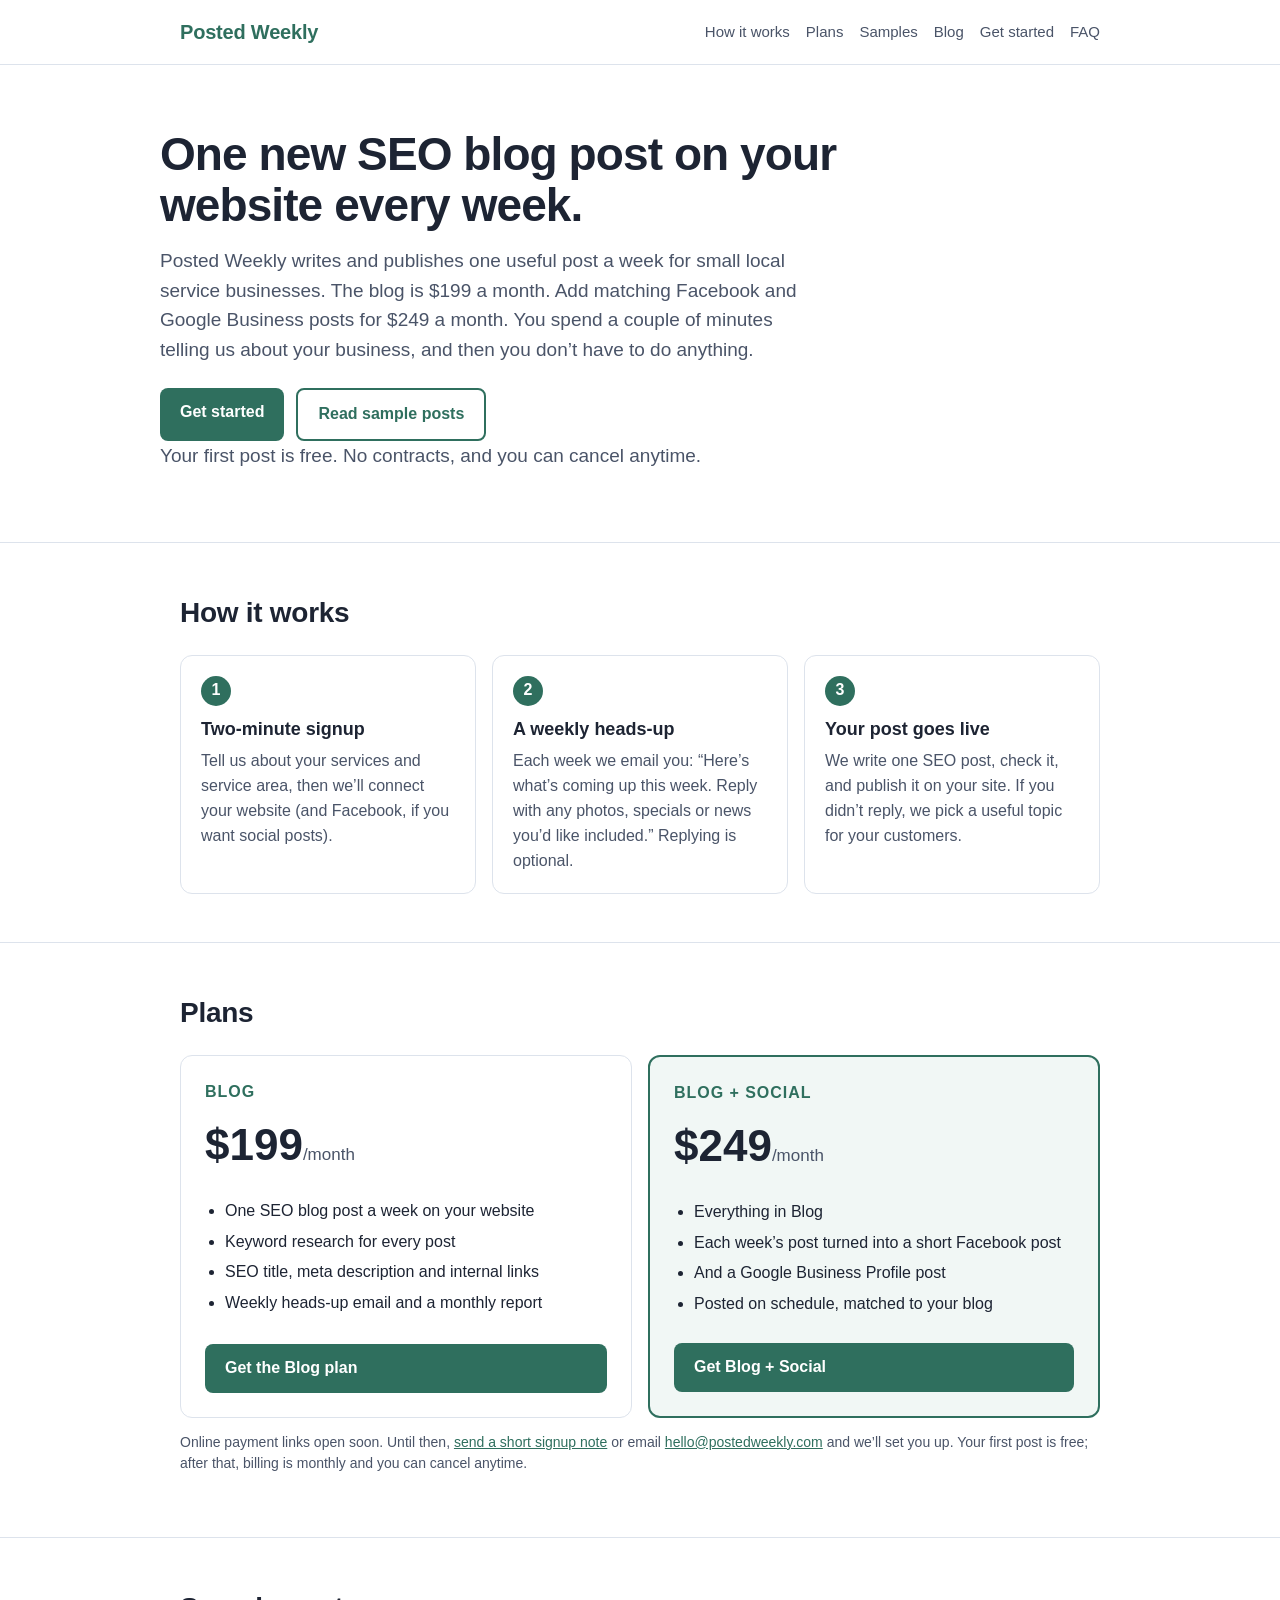
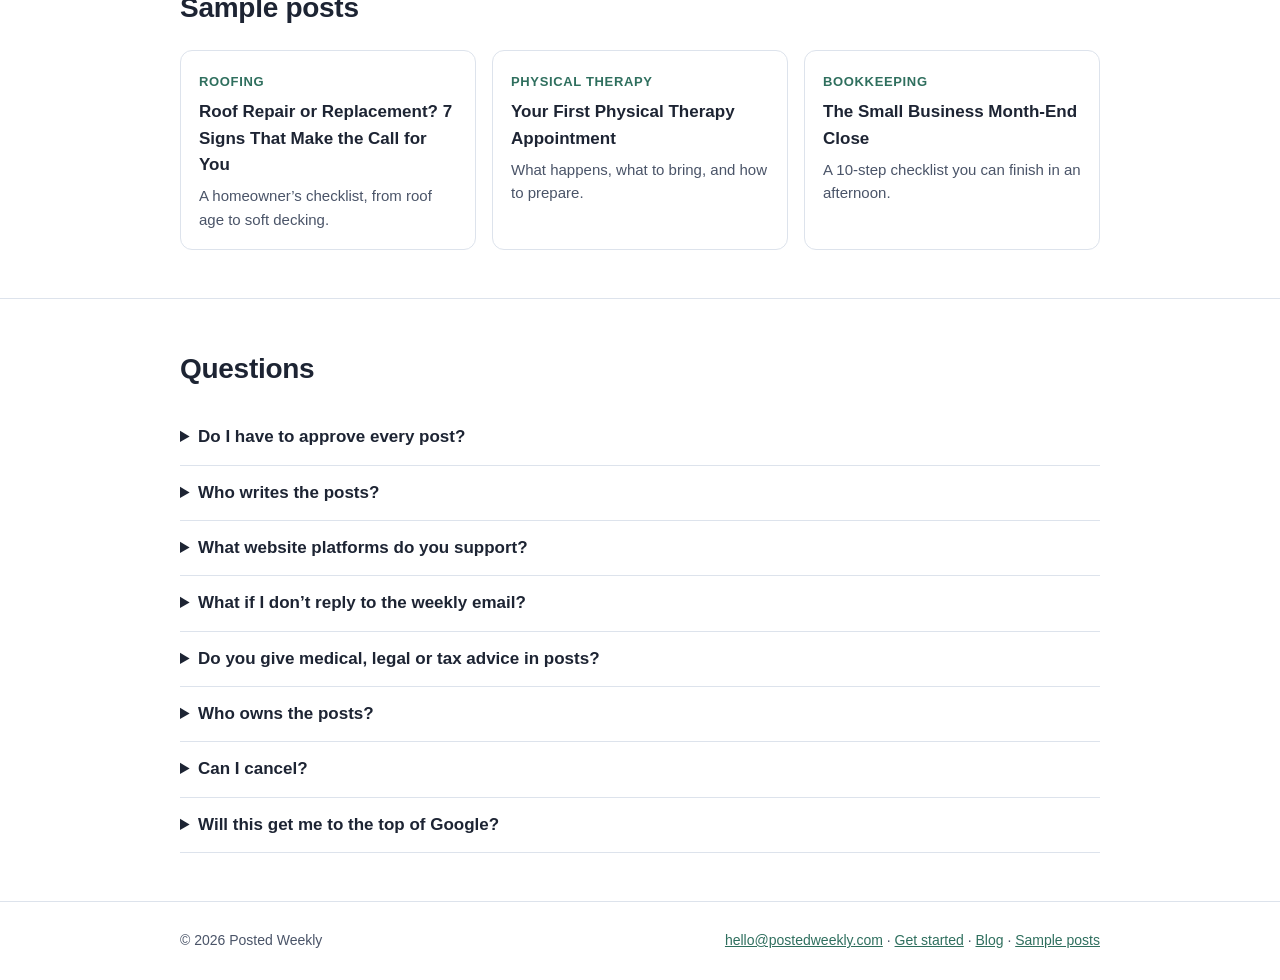
<file: index.html>
<!doctype html>
<html lang="en">
<head>
<meta charset="utf-8">
<meta name="viewport" content="width=device-width, initial-scale=1">
<title>Posted Weekly: one SEO blog post on your website every week</title>
<meta name="description" content="Posted Weekly writes and publishes one SEO blog post on your website every week for $199 a month. Add Facebook and Google Business posts for $249 a month. First post free.">
<link rel="canonical" href="https://postedweekly.com/">
<link rel="icon" href="/favicon.svg" type="image/svg+xml">
<link rel="icon" href="/favicon.png" sizes="32x32" type="image/png">
<link rel="apple-touch-icon" href="/apple-touch-icon.png">
<meta name="theme-color" content="#2f6f5e">
<meta property="og:type" content="website">
<meta property="og:site_name" content="Posted Weekly">
<meta property="og:title" content="Posted Weekly: one SEO blog post on your website every week">
<meta property="og:description" content="Posted Weekly writes and publishes one SEO blog post on your website every week for $199 a month. Add Facebook and Google Business posts for $249 a month. First post free.">
<meta property="og:url" content="https://postedweekly.com/">
<meta property="og:image" content="https://postedweekly.com/og-image.png">
<meta property="og:image:width" content="1200">
<meta property="og:image:height" content="630">
<meta name="twitter:card" content="summary_large_image">
<meta name="twitter:title" content="Posted Weekly: one SEO blog post on your website every week">
<meta name="twitter:description" content="Posted Weekly writes and publishes one SEO blog post on your website every week for $199 a month. Add Facebook and Google Business posts for $249 a month. First post free.">
<meta name="twitter:image" content="https://postedweekly.com/og-image.png">
<link rel="stylesheet" href="/styles.css">
</head>
<body>
<a class="skip" href="#main">Skip to content</a>
<header class="top"><div class="wrap">
  <a class="logo" href="/">Posted Weekly</a>
  <nav aria-label="Primary">
    <a href="/#how">How it works</a>
    <a href="/#plans">Plans</a>
    <a href="/samples.html">Samples</a>
    <a href="/blog/">Blog</a>
    <a href="/start.html">Get started</a>
    <a href="/#faq">FAQ</a>
  </nav>
</div></header>
<main id="main">
<div class="wrap hero">
  <h1>One new SEO blog post on your website every week.</h1>
  <p>Posted Weekly writes and publishes one useful post a week for small local service businesses. The blog is $199 a month. Add matching Facebook and Google Business posts for $249 a month. You spend a couple of minutes telling us about your business, and then you don’t have to do anything.</p>
  <div class="cta">
    <a class="btn" href="/start.html">Get started</a>
    <a class="btn ghost" href="/samples.html">Read sample posts</a>
  </div>
  <p class="note">Your first post is free. No contracts, and you can cancel anytime.</p>
</div>

<section id="how"><div class="wrap">
  <h2>How it works</h2>
  <ol class="steps">
    <li><h3>Two-minute signup</h3><p>Tell us about your services and service area, then we’ll connect your website (and Facebook, if you want social posts).</p></li>
    <li><h3>A weekly heads-up</h3><p>Each week we email you: “Here’s what’s coming up this week. Reply with any photos, specials or news you’d like included.” Replying is optional.</p></li>
    <li><h3>Your post goes live</h3><p>We write one SEO post, check it, and publish it on your site. If you didn’t reply, we pick a useful topic for your customers.</p></li>
  </ol>
</div></section>

<section id="plans"><div class="wrap">
  <h2>Plans</h2>
  <div class="plans">
    <div class="plan">
      <h3>Blog</h3>
      <div class="price">$199<span>/month</span></div>
      <ul>
        <li>One SEO blog post a week on your website</li>
        <li>Keyword research for every post</li>
        <li>SEO title, meta description and internal links</li>
        <li>Weekly heads-up email and a monthly report</li>
      </ul>
      <a class="btn" href="/start.html?plan=blog">Get the Blog plan</a>
    </div>
    <div class="plan best">
      <h3>Blog + Social</h3>
      <div class="price">$249<span>/month</span></div>
      <ul>
        <li>Everything in Blog</li>
        <li>Each week’s post turned into a short Facebook post</li>
        <li>And a Google Business Profile post</li>
        <li>Posted on schedule, matched to your blog</li>
      </ul>
      <a class="btn" href="/start.html?plan=social">Get Blog + Social</a>
    </div>
  </div>
  <p class="small" id="signup">Online payment links open soon. Until then, <a href="/start.html">send a short signup note</a> or email <a href="mailto:hello@postedweekly.com">hello@postedweekly.com</a> and we’ll set you up. Your first post is free; after that, billing is monthly and you can cancel anytime.</p>
</div></section>

<section id="samples"><div class="wrap">
  <h2>Sample posts</h2>
  <div class="samples">
    <a class="card" href="/samples/roofing-repair-or-replace.html"><span class="tag">Roofing</span><h3>Roof Repair or Replacement? 7 Signs That Make the Call for You</h3><p>A homeowner’s checklist, from roof age to soft decking.</p></a>
    <a class="card" href="/samples/first-physical-therapy-visit.html"><span class="tag">Physical therapy</span><h3>Your First Physical Therapy Appointment</h3><p>What happens, what to bring, and how to prepare.</p></a>
    <a class="card" href="/samples/month-end-close-checklist.html"><span class="tag">Bookkeeping</span><h3>The Small Business Month-End Close</h3><p>A 10-step checklist you can finish in an afternoon.</p></a>
  </div>
</div></section>

<section id="faq"><div class="wrap">
  <h2>Questions</h2>
  <details><summary>Do I have to approve every post?</summary><p>No. Every post is quality-checked before it goes live. If you ever want something changed or removed, reply to any of our emails and we’ll take care of it.</p></details>
  <details><summary>Who writes the posts?</summary><p>Posts are written with AI, using what you tell us about your business, and automatically checked for accuracy, specifics and tone before publishing. Anything unusual is flagged to a person.</p></details>
  <details><summary>What website platforms do you support?</summary><p>WordPress sites connect in one click. If your site runs on something else, email us before you sign up and we’ll tell you whether we can publish to it.</p></details>
  <details><summary>What if I don’t reply to the weekly email?</summary><p>That’s fine. We’ll pick a topic your customers are searching for and publish it on schedule.</p></details>
  <details><summary>Do you give medical, legal or tax advice in posts?</summary><p>No. Posts for clinics, law offices and accounting firms stay general and educational, and include a short note that they aren’t professional advice.</p></details>
  <details><summary>Who owns the posts?</summary><p>You do. Everything we publish is yours to keep, even if you cancel.</p></details>
  <details><summary>Can I cancel?</summary><p>Anytime. There are no contracts and no setup fee.</p></details>
  <details><summary>Will this get me to the top of Google?</summary><p>We can’t promise rankings, and nobody honest can. What steady, useful posts do is give search engines more of your pages to show and give visitors a reason to trust you.</p></details>
</div></section>
</main>
<footer><div class="wrap">
  <span>© 2026 Posted Weekly</span>
  <span><a href="mailto:hello@postedweekly.com">hello@postedweekly.com</a> · <a href="/start.html">Get started</a> · <a href="/blog/">Blog</a> · <a href="/samples.html">Sample posts</a></span>
</div></footer>
</body>
</html>
</file>
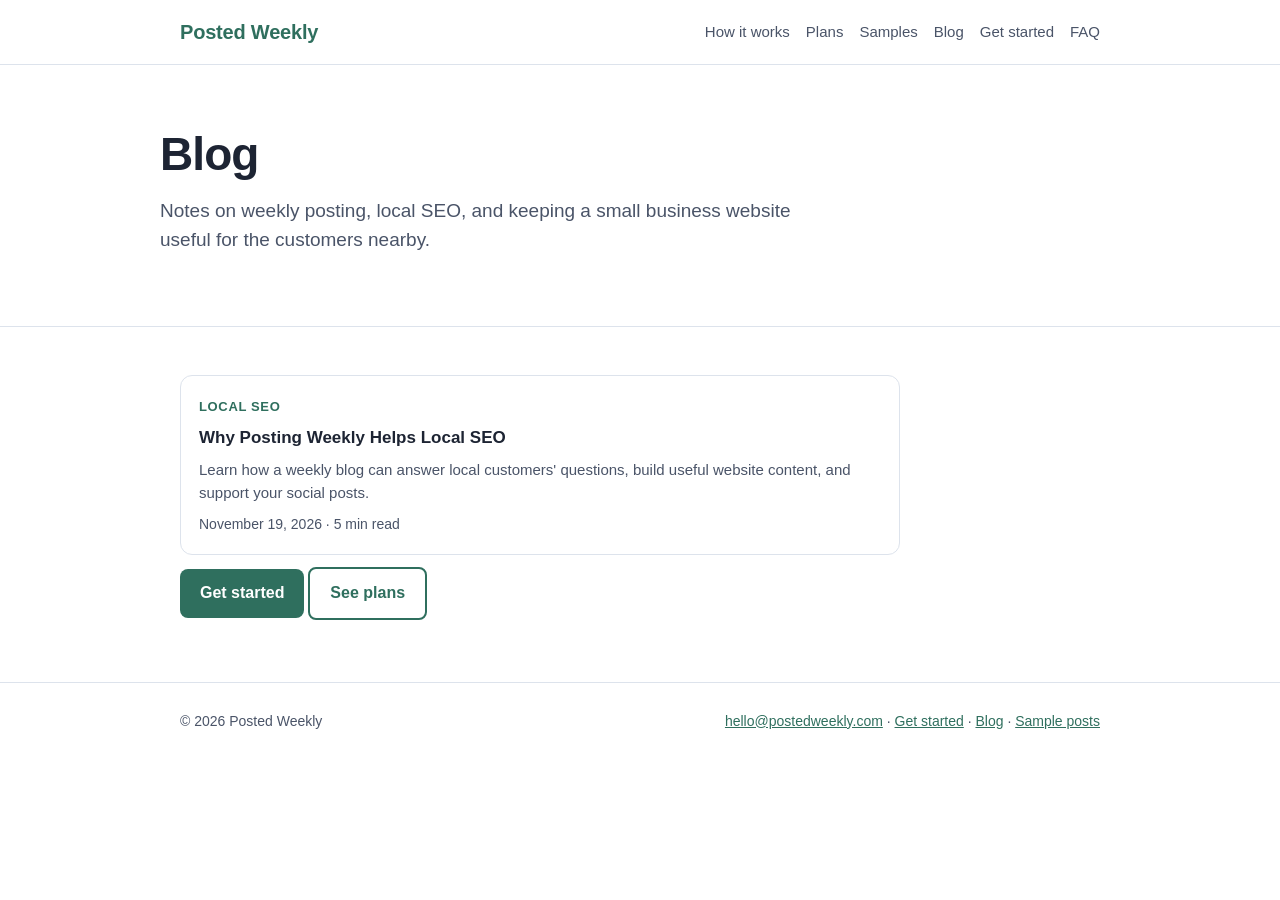
<file: blog/index.html>
<!doctype html>
<html lang="en">
<head>
<meta charset="utf-8">
<meta name="viewport" content="width=device-width, initial-scale=1">
<title>Blog | Posted Weekly</title>
<meta name="description" content="Read Posted Weekly’s notes on weekly blog posts, local SEO, and turning useful website content into Facebook and Google Business posts.">
<link rel="canonical" href="https://postedweekly.com/blog/">
<link rel="icon" href="/favicon.svg" type="image/svg+xml">
<link rel="icon" href="/favicon.png" sizes="32x32" type="image/png">
<link rel="apple-touch-icon" href="/apple-touch-icon.png">
<meta name="theme-color" content="#2f6f5e">
<meta property="og:type" content="website">
<meta property="og:site_name" content="Posted Weekly">
<meta property="og:title" content="Blog | Posted Weekly">
<meta property="og:description" content="Read Posted Weekly’s notes on weekly blog posts, local SEO, and turning useful website content into Facebook and Google Business posts.">
<meta property="og:url" content="https://postedweekly.com/blog/">
<meta property="og:image" content="https://postedweekly.com/og-image.png">
<meta property="og:image:width" content="1200">
<meta property="og:image:height" content="630">
<meta name="twitter:card" content="summary_large_image">
<meta name="twitter:title" content="Blog | Posted Weekly">
<meta name="twitter:description" content="Read Posted Weekly’s notes on weekly blog posts, local SEO, and turning useful website content into Facebook and Google Business posts.">
<meta name="twitter:image" content="https://postedweekly.com/og-image.png">
<link rel="stylesheet" href="/styles.css">
</head>
<body>
<a class="skip" href="#main">Skip to content</a>
<header class="top"><div class="wrap">
  <a class="logo" href="/">Posted Weekly</a>
  <nav aria-label="Primary">
    <a href="/#how">How it works</a>
    <a href="/#plans">Plans</a>
    <a href="/samples.html">Samples</a>
    <a href="/blog/">Blog</a>
    <a href="/start.html">Get started</a>
    <a href="/#faq">FAQ</a>
  </nav>
</div></header>
<main id="main"><div class="wrap hero">
  <h1>Blog</h1>
  <p>Notes on weekly posting, local SEO, and keeping a small business website useful for the customers nearby.</p>
</div>
<section><div class="wrap">
  <div class="blog-list">
    <a class="card" href="/blog/why-posting-weekly-helps-local-seo.html">
      <span class="tag">Local SEO</span>
      <h3>Why Posting Weekly Helps Local SEO</h3>
      <p>Learn how a weekly blog can answer local customers' questions, build useful website content, and support your social posts.</p>
      <p class="meta">November 19, 2026 · 5 min read</p>
    </a>
  </div>
  <p class="note"><a class="btn" href="/start.html">Get started</a> <a class="btn ghost" href="/#plans">See plans</a></p>
</div></section></main>
<footer><div class="wrap">
  <span>© 2026 Posted Weekly</span>
  <span><a href="mailto:hello@postedweekly.com">hello@postedweekly.com</a> · <a href="/start.html">Get started</a> · <a href="/blog/">Blog</a> · <a href="/samples.html">Sample posts</a></span>
</div></footer>
</body>
</html>
</file>
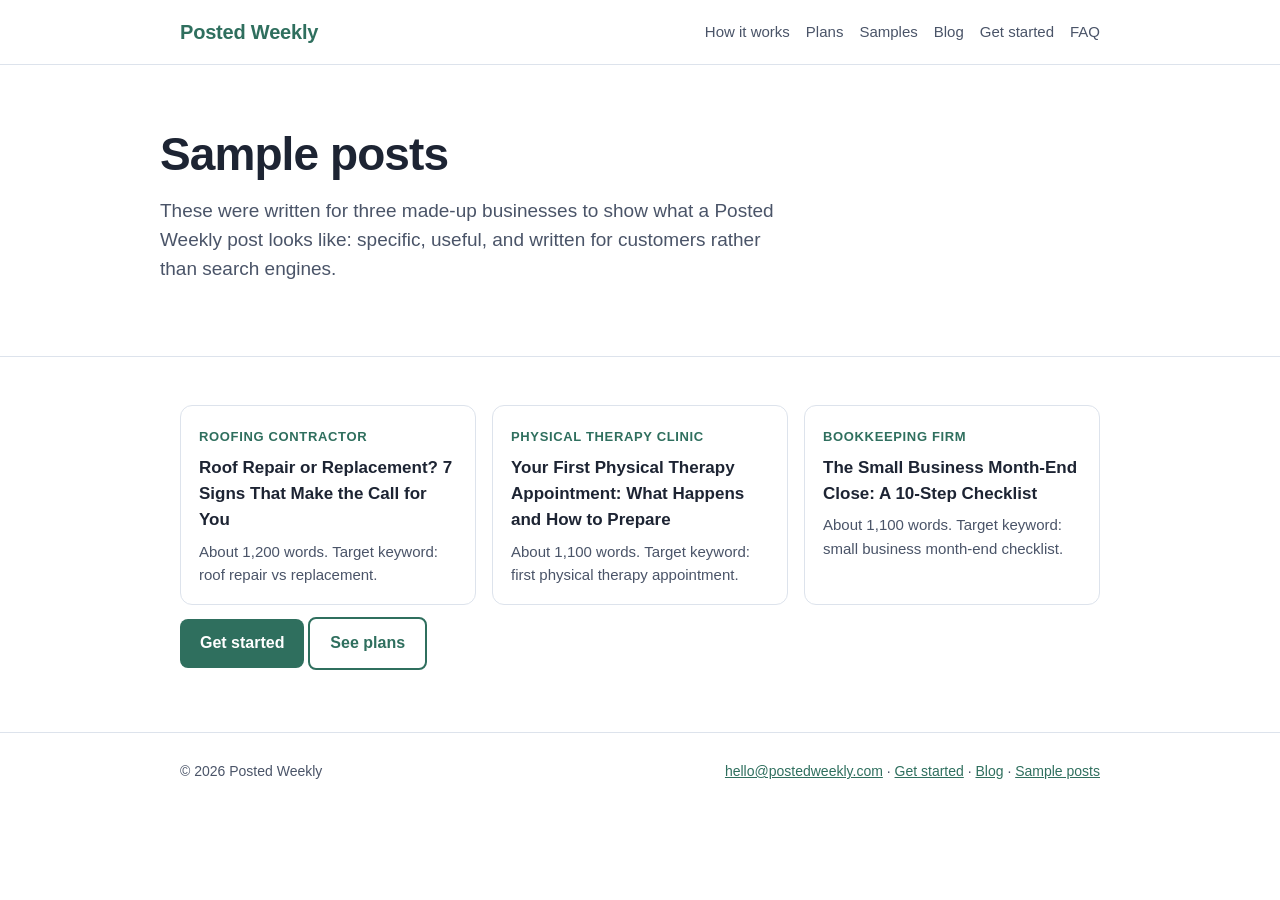
<file: samples.html>
<!doctype html>
<html lang="en">
<head>
<meta charset="utf-8">
<meta name="viewport" content="width=device-width, initial-scale=1">
<title>Sample posts | Posted Weekly</title>
<meta name="description" content="Read three sample blog posts written by Posted Weekly for a roofer, a physical therapy clinic, and a bookkeeping firm.">
<link rel="canonical" href="https://postedweekly.com/samples.html">
<link rel="icon" href="/favicon.svg" type="image/svg+xml">
<link rel="icon" href="/favicon.png" sizes="32x32" type="image/png">
<link rel="apple-touch-icon" href="/apple-touch-icon.png">
<meta name="theme-color" content="#2f6f5e">
<meta property="og:type" content="website">
<meta property="og:site_name" content="Posted Weekly">
<meta property="og:title" content="Sample posts | Posted Weekly">
<meta property="og:description" content="Read three sample blog posts written by Posted Weekly for a roofer, a physical therapy clinic, and a bookkeeping firm.">
<meta property="og:url" content="https://postedweekly.com/samples.html">
<meta property="og:image" content="https://postedweekly.com/og-image.png">
<meta property="og:image:width" content="1200">
<meta property="og:image:height" content="630">
<meta name="twitter:card" content="summary_large_image">
<meta name="twitter:title" content="Sample posts | Posted Weekly">
<meta name="twitter:description" content="Read three sample blog posts written by Posted Weekly for a roofer, a physical therapy clinic, and a bookkeeping firm.">
<meta name="twitter:image" content="https://postedweekly.com/og-image.png">
<link rel="stylesheet" href="/styles.css">
</head>
<body>
<a class="skip" href="#main">Skip to content</a>
<header class="top"><div class="wrap">
  <a class="logo" href="/">Posted Weekly</a>
  <nav aria-label="Primary">
    <a href="/#how">How it works</a>
    <a href="/#plans">Plans</a>
    <a href="/samples.html">Samples</a>
    <a href="/blog/">Blog</a>
    <a href="/start.html">Get started</a>
    <a href="/#faq">FAQ</a>
  </nav>
</div></header>
<main id="main"><div class="wrap hero">
  <h1>Sample posts</h1>
  <p>These were written for three made-up businesses to show what a Posted Weekly post looks like: specific, useful, and written for customers rather than search engines.</p>
</div>
<section><div class="wrap"><div class="samples">
    <a class="card" href="/samples/roofing-repair-or-replace.html"><span class="tag">Roofing contractor</span><h3>Roof Repair or Replacement? 7 Signs That Make the Call for You</h3><p>About 1,200 words. Target keyword: roof repair vs replacement.</p></a>
    <a class="card" href="/samples/first-physical-therapy-visit.html"><span class="tag">Physical therapy clinic</span><h3>Your First Physical Therapy Appointment: What Happens and How to Prepare</h3><p>About 1,100 words. Target keyword: first physical therapy appointment.</p></a>
    <a class="card" href="/samples/month-end-close-checklist.html"><span class="tag">Bookkeeping firm</span><h3>The Small Business Month-End Close: A 10-Step Checklist</h3><p>About 1,100 words. Target keyword: small business month-end checklist.</p></a>
</div>
<p class="note"><a class="btn" href="/start.html">Get started</a> <a class="btn ghost" href="/#plans">See plans</a></p>
</div></section></main>
<footer><div class="wrap">
  <span>© 2026 Posted Weekly</span>
  <span><a href="mailto:hello@postedweekly.com">hello@postedweekly.com</a> · <a href="/start.html">Get started</a> · <a href="/blog/">Blog</a> · <a href="/samples.html">Sample posts</a></span>
</div></footer>
</body>
</html>
</file>
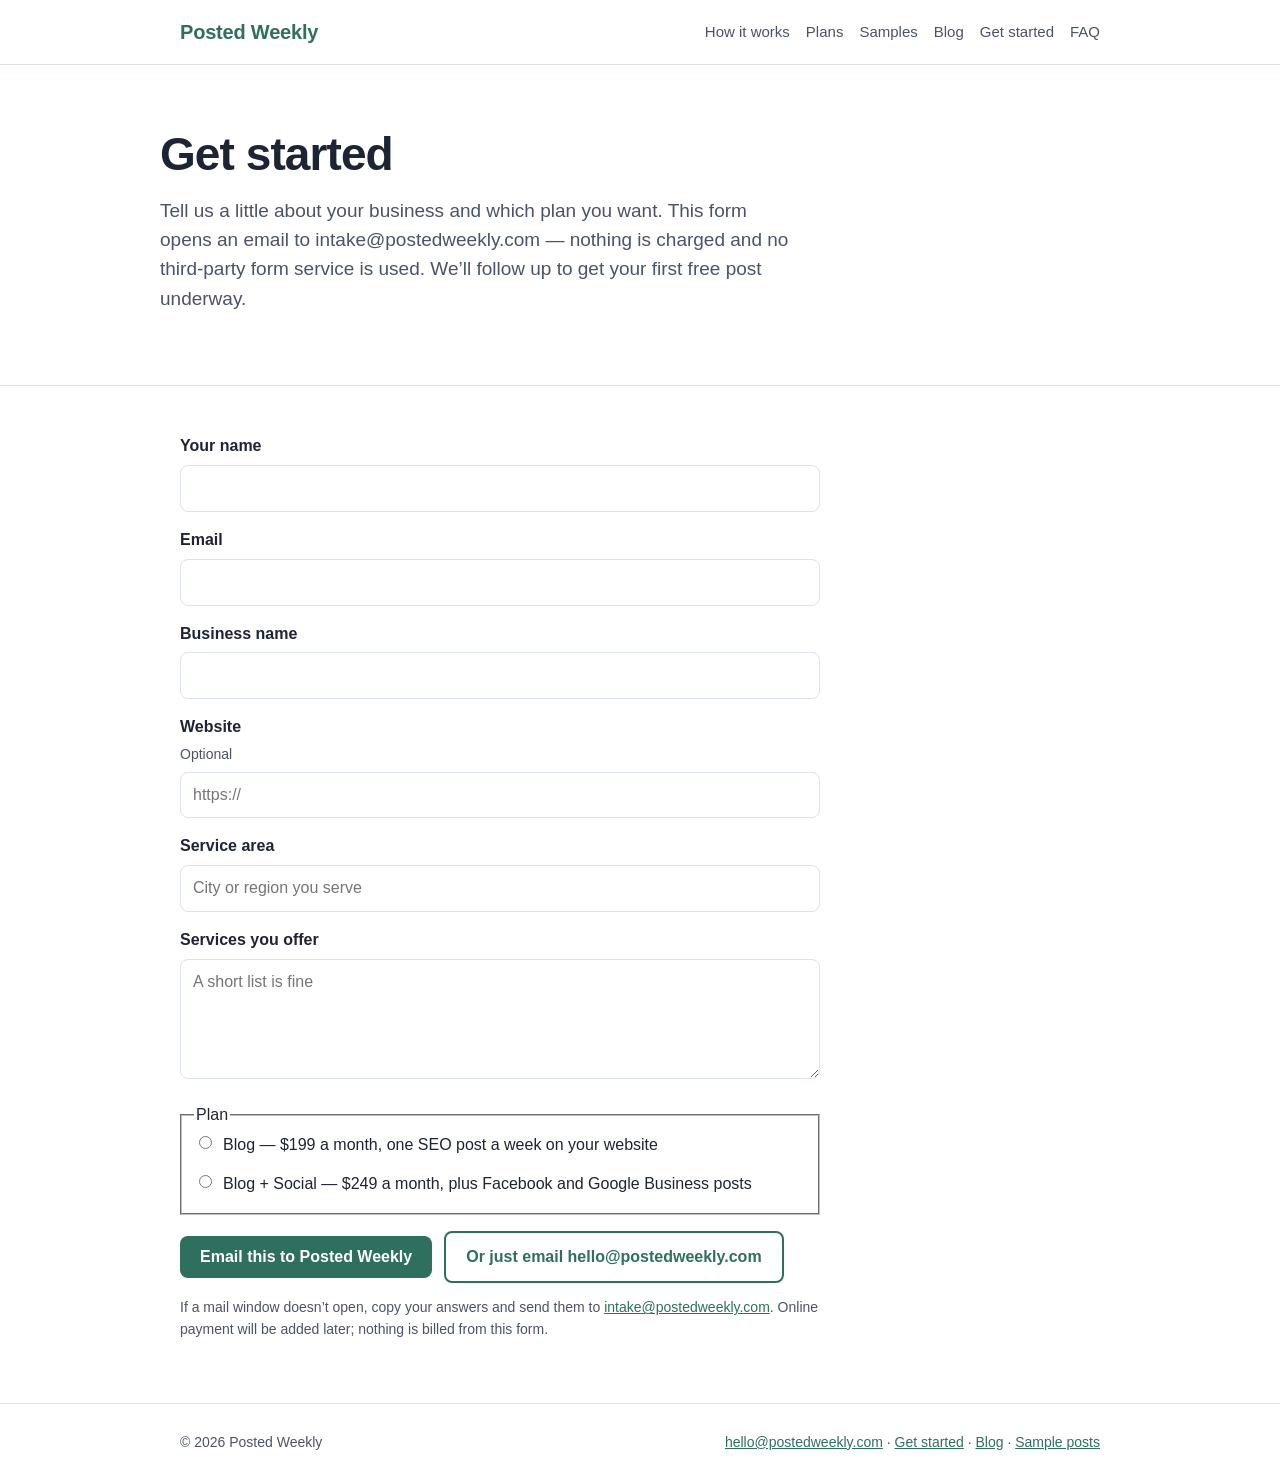
<file: start.html>
<!doctype html>
<html lang="en">
<head>
<meta charset="utf-8">
<meta name="viewport" content="width=device-width, initial-scale=1">
<title>Get started | Posted Weekly</title>
<meta name="description" content="Request Posted Weekly for your business: one SEO blog post a week for $199 a month, or $249 with Facebook and Google Business posts. First post free.">
<link rel="canonical" href="https://postedweekly.com/start.html">
<link rel="icon" href="/favicon.svg" type="image/svg+xml">
<link rel="icon" href="/favicon.png" sizes="32x32" type="image/png">
<link rel="apple-touch-icon" href="/apple-touch-icon.png">
<meta name="theme-color" content="#2f6f5e">
<meta property="og:type" content="website">
<meta property="og:site_name" content="Posted Weekly">
<meta property="og:title" content="Get started | Posted Weekly">
<meta property="og:description" content="Request Posted Weekly for your business: one SEO blog post a week for $199 a month, or $249 with Facebook and Google Business posts. First post free.">
<meta property="og:url" content="https://postedweekly.com/start.html">
<meta property="og:image" content="https://postedweekly.com/og-image.png">
<meta property="og:image:width" content="1200">
<meta property="og:image:height" content="630">
<meta name="twitter:card" content="summary_large_image">
<meta name="twitter:title" content="Get started | Posted Weekly">
<meta name="twitter:description" content="Request Posted Weekly for your business: one SEO blog post a week for $199 a month, or $249 with Facebook and Google Business posts. First post free.">
<meta name="twitter:image" content="https://postedweekly.com/og-image.png">
<link rel="stylesheet" href="/styles.css">
</head>
<body>
<a class="skip" href="#main">Skip to content</a>
<header class="top"><div class="wrap">
  <a class="logo" href="/">Posted Weekly</a>
  <nav aria-label="Primary">
    <a href="/#how">How it works</a>
    <a href="/#plans">Plans</a>
    <a href="/samples.html">Samples</a>
    <a href="/blog/">Blog</a>
    <a href="/start.html">Get started</a>
    <a href="/#faq">FAQ</a>
  </nav>
</div></header>
<main id="main">
<div class="wrap hero">
  <h1>Get started</h1>
  <p>Tell us a little about your business and which plan you want. This form opens an email to intake@postedweekly.com — nothing is charged and no third-party form service is used. We’ll follow up to get your first free post underway.</p>
</div>
<section><div class="wrap">
<form class="form" id="intake" action="mailto:intake@postedweekly.com" method="get" enctype="text/plain">
  <input type="hidden" name="subject" value="Posted Weekly signup">
  <div class="field">
    <label for="name">Your name</label>
    <input id="name" name="name" type="text" autocomplete="name" required>
  </div>
  <div class="field">
    <label for="email">Email</label>
    <input id="email" name="email" type="email" autocomplete="email" required>
  </div>
  <div class="field">
    <label for="business">Business name</label>
    <input id="business" name="business" type="text" autocomplete="organization" required>
  </div>
  <div class="field">
    <label for="website">Website <span class="hint">Optional</span></label>
    <input id="website" name="website" type="url" inputmode="url" placeholder="https://">
  </div>
  <div class="field">
    <label for="area">Service area</label>
    <input id="area" name="area" type="text" placeholder="City or region you serve" required>
  </div>
  <div class="field">
    <label for="services">Services you offer</label>
    <textarea id="services" name="services" required placeholder="A short list is fine"></textarea>
  </div>
  <fieldset class="field">
    <legend>Plan</legend>
    <div class="radios">
      <label><input type="radio" name="plan" value="blog" id="plan-blog"> Blog — $199 a month, one SEO post a week on your website</label>
      <label><input type="radio" name="plan" value="social" id="plan-social"> Blog + Social — $249 a month, plus Facebook and Google Business posts</label>
    </div>
  </fieldset>
  <div class="actions">
    <button class="btn" type="submit">Email this to Posted Weekly</button>
    <a class="btn ghost" href="mailto:hello@postedweekly.com">Or just email hello@postedweekly.com</a>
  </div>
  <p class="status note" id="form-status" role="status"></p>
  <p class="note">If a mail window doesn’t open, copy your answers and send them to <a href="mailto:intake@postedweekly.com">intake@postedweekly.com</a>. Online payment will be added later; nothing is billed from this form.</p>
</form>
</div></section>
</main>
<script>
(function () {
  var form = document.getElementById("intake");
  var status = document.getElementById("form-status");
  var params = new URLSearchParams(window.location.search);
  var plan = params.get("plan");
  if (plan === "social") document.getElementById("plan-social").checked = true;
  else if (plan === "blog") document.getElementById("plan-blog").checked = true;

  function val(id) { return (document.getElementById(id).value || "").trim(); }
  form.addEventListener("submit", function (e) {
    e.preventDefault();
    if (!form.reportValidity()) return;
    var planInput = form.querySelector('input[name="plan"]:checked');
    var planLabel = planInput ? (planInput.value === "social" ? "Blog + Social ($249/mo)" : "Blog ($199/mo)") : "Not chosen yet";
    var subject = "Posted Weekly signup: " + (planInput ? (planInput.value === "social" ? "Blog + Social plan" : "Blog plan") : "new inquiry");
    var body = [
      "Name: " + val("name"),
      "Email: " + val("email"),
      "Business: " + val("business"),
      "Website: " + (val("website") || "(not provided)"),
      "Service area: " + val("area"),
      "Services: " + val("services"),
      "Plan: " + planLabel
    ].join("\r\n");
    var href = "mailto:intake@postedweekly.com?subject=" + encodeURIComponent(subject) + "&body=" + encodeURIComponent(body);
    status.textContent = "Opening your email app with a message to intake@postedweekly.com. If nothing opens, email us those details directly.";
    window.location.href = href;
  });
})();
</script>

<footer><div class="wrap">
  <span>© 2026 Posted Weekly</span>
  <span><a href="mailto:hello@postedweekly.com">hello@postedweekly.com</a> · <a href="/start.html">Get started</a> · <a href="/blog/">Blog</a> · <a href="/samples.html">Sample posts</a></span>
</div></footer>
</body>
</html>
</file>
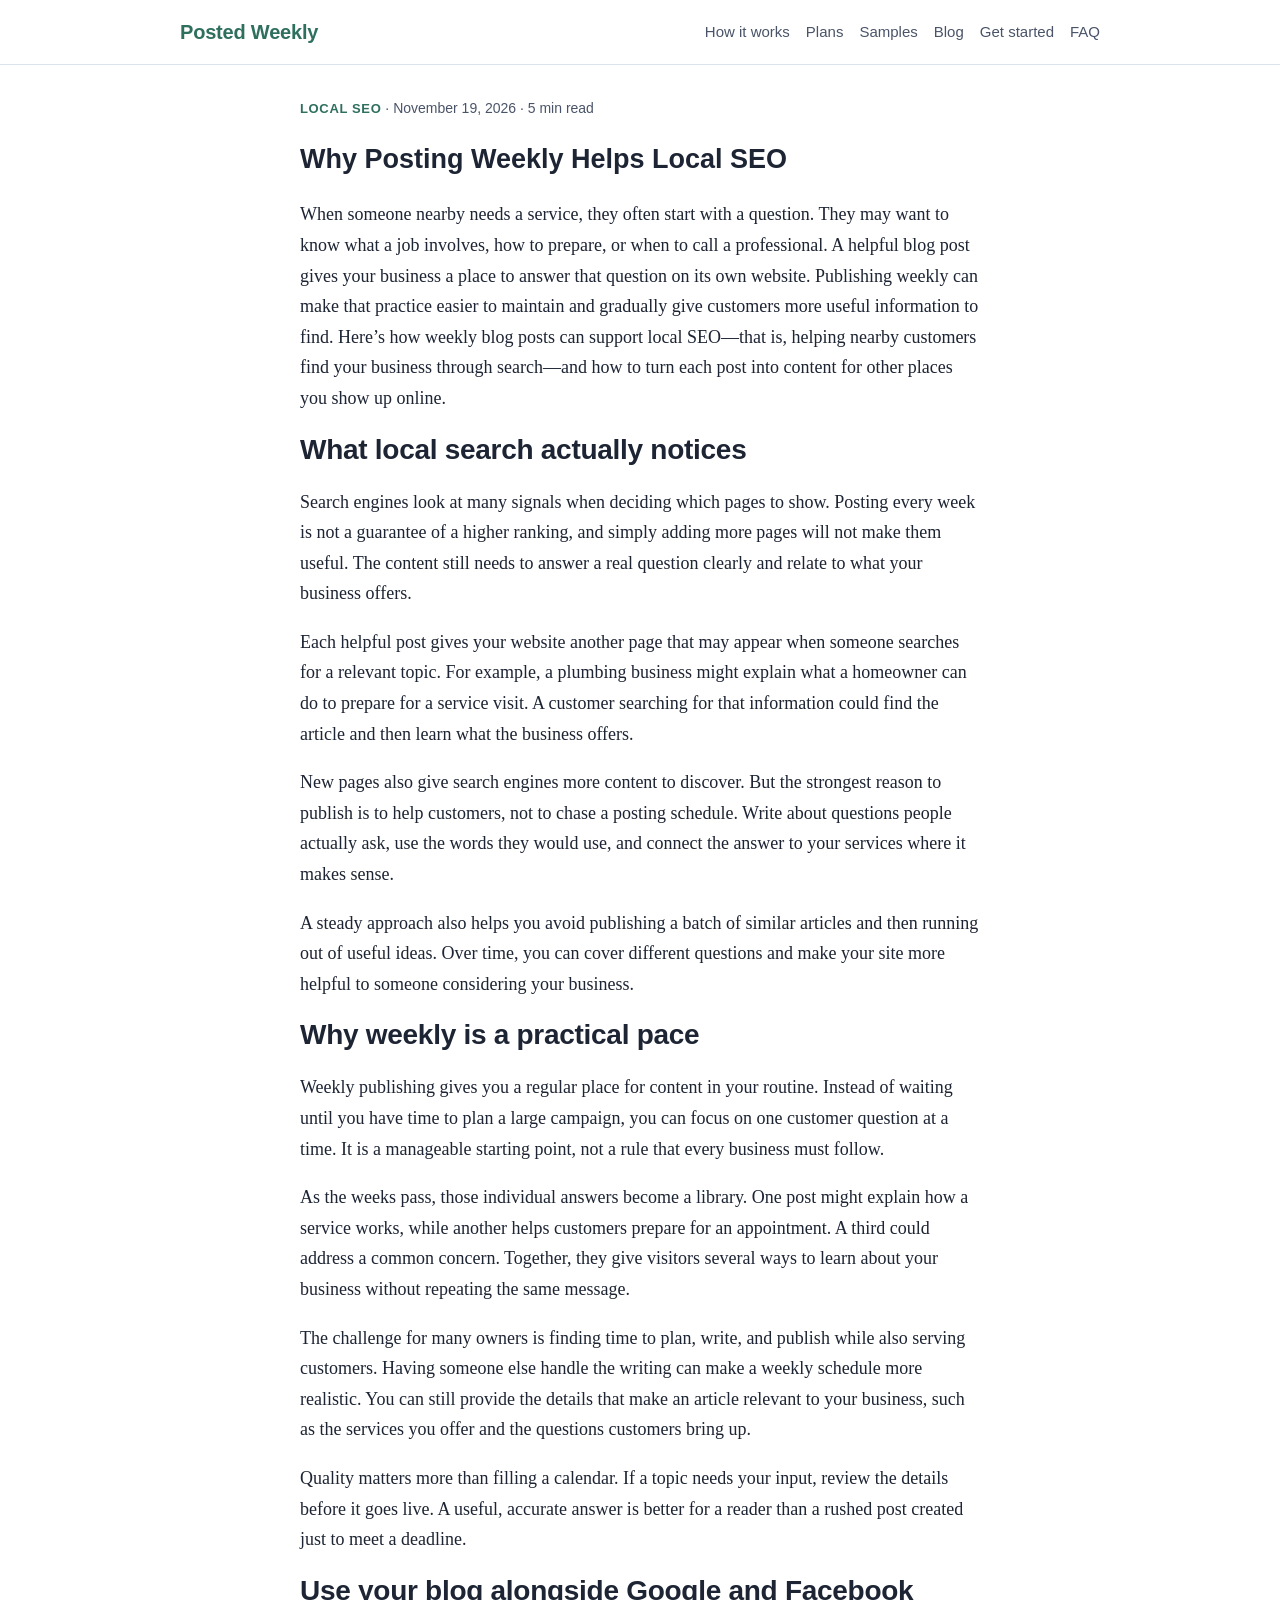
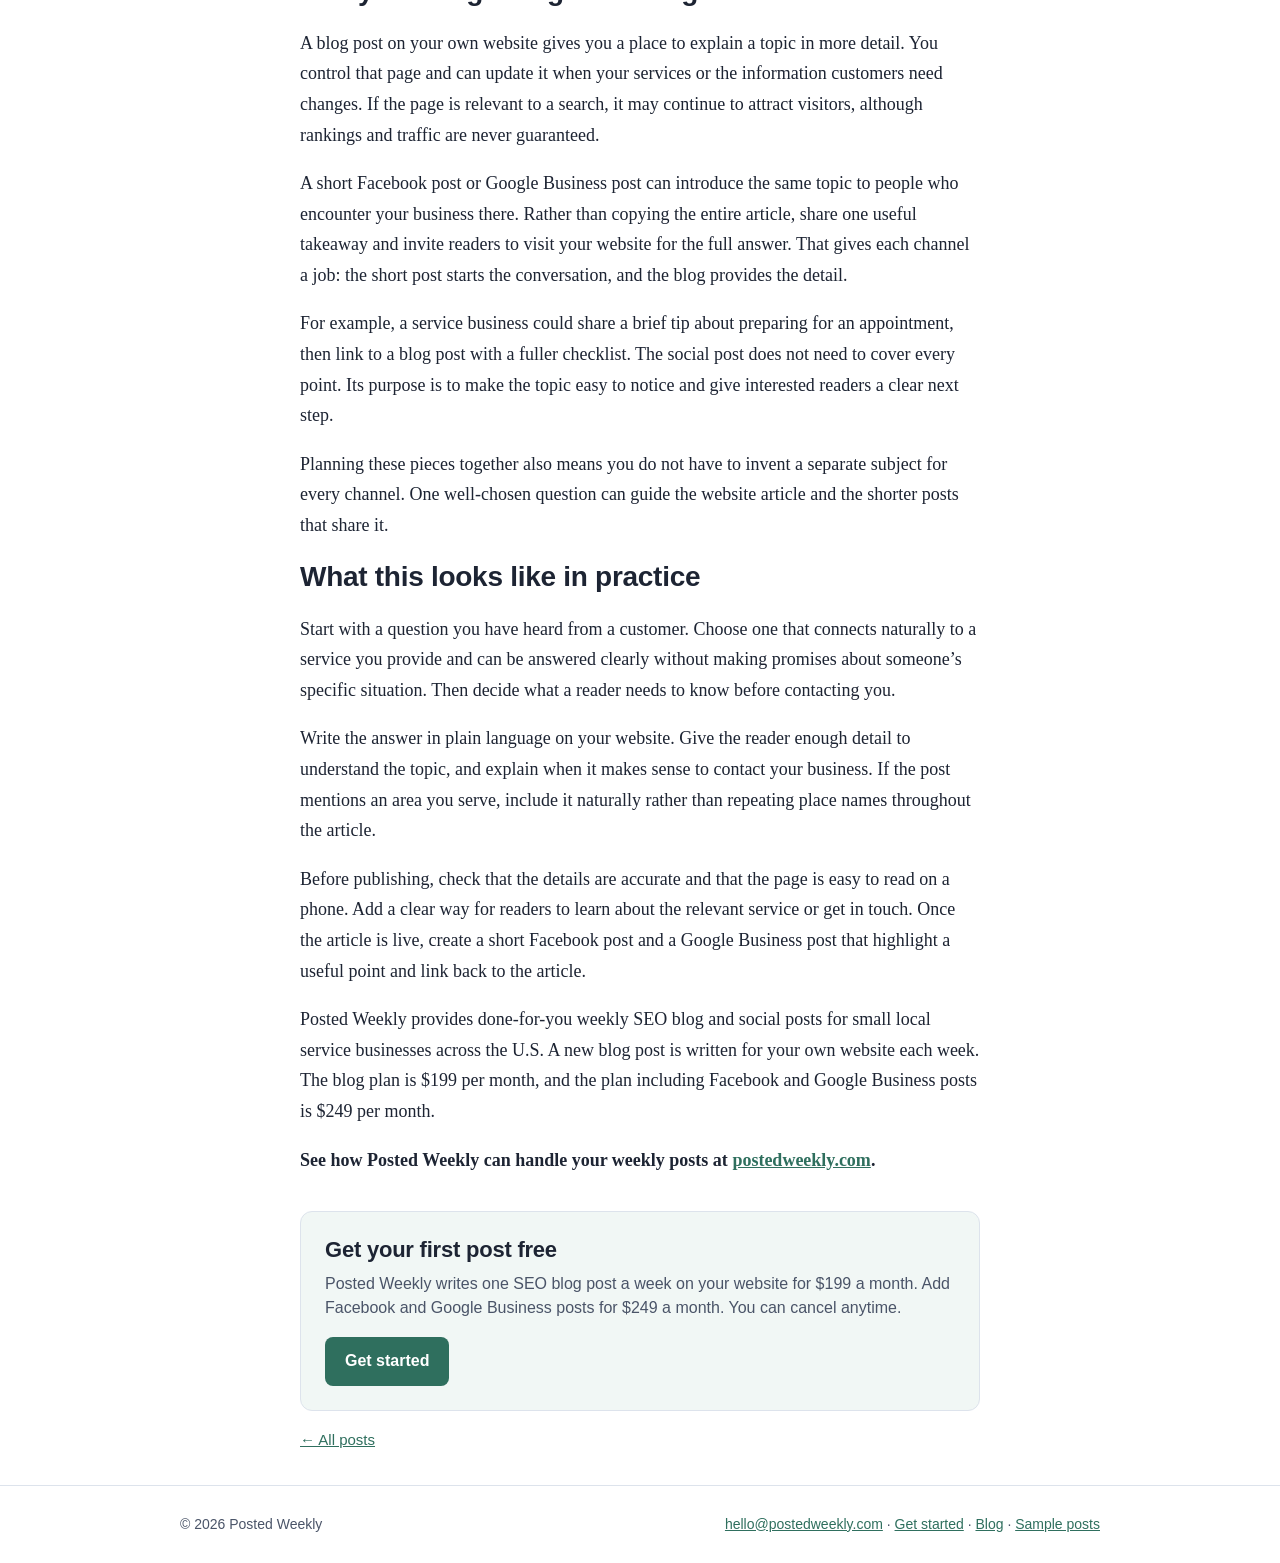
<file: blog/why-posting-weekly-helps-local-seo.html>
<!doctype html>
<html lang="en">
<head>
<meta charset="utf-8">
<meta name="viewport" content="width=device-width, initial-scale=1">
<title>Why Posting Weekly Helps Local SEO | Posted Weekly</title>
<meta name="description" content="Learn how a weekly blog can answer local customers&#x27; questions, build useful website content, and support your social posts.">
<link rel="canonical" href="https://postedweekly.com/blog/why-posting-weekly-helps-local-seo.html">
<link rel="icon" href="/favicon.svg" type="image/svg+xml">
<link rel="icon" href="/favicon.png" sizes="32x32" type="image/png">
<link rel="apple-touch-icon" href="/apple-touch-icon.png">
<meta name="theme-color" content="#2f6f5e">
<meta property="og:type" content="article">
<meta property="og:site_name" content="Posted Weekly">
<meta property="og:title" content="Why Posting Weekly Helps Local SEO | Posted Weekly">
<meta property="og:description" content="Learn how a weekly blog can answer local customers&#x27; questions, build useful website content, and support your social posts.">
<meta property="og:url" content="https://postedweekly.com/blog/why-posting-weekly-helps-local-seo.html">
<meta property="og:image" content="https://postedweekly.com/og-image.png">
<meta property="og:image:width" content="1200">
<meta property="og:image:height" content="630">
<meta name="twitter:card" content="summary_large_image">
<meta name="twitter:title" content="Why Posting Weekly Helps Local SEO | Posted Weekly">
<meta name="twitter:description" content="Learn how a weekly blog can answer local customers&#x27; questions, build useful website content, and support your social posts.">
<meta name="twitter:image" content="https://postedweekly.com/og-image.png">
<link rel="stylesheet" href="/styles.css">
<script type="application/ld+json">
{
  "@context": "https://schema.org",
  "@type": "BlogPosting",
  "headline": "Why Posting Weekly Helps Local SEO",
  "description": "Learn how a weekly blog can answer local customers' questions, build useful website content, and support your social posts.",
  "datePublished": "2026-11-19",
  "author": {
    "@type": "Organization",
    "name": "Posted Weekly",
    "url": "https://postedweekly.com/"
  },
  "publisher": {
    "@type": "Organization",
    "name": "Posted Weekly",
    "url": "https://postedweekly.com/"
  },
  "url": "https://postedweekly.com/blog/why-posting-weekly-helps-local-seo.html",
  "mainEntityOfPage": "https://postedweekly.com/blog/why-posting-weekly-helps-local-seo.html",
  "image": "https://postedweekly.com/og-image.png"
}
</script>
</head>
<body>
<a class="skip" href="#main">Skip to content</a>
<header class="top"><div class="wrap">
  <a class="logo" href="/">Posted Weekly</a>
  <nav aria-label="Primary">
    <a href="/#how">How it works</a>
    <a href="/#plans">Plans</a>
    <a href="/samples.html">Samples</a>
    <a href="/blog/">Blog</a>
    <a href="/start.html">Get started</a>
    <a href="/#faq">FAQ</a>
  </nav>
</div></header>
<main id="main"><article class="post">
<p class="post-meta"><span class="tag">Local SEO</span> · <time datetime="2026-11-19">November 19, 2026</time> · 5 min read</p>
<h1>Why Posting Weekly Helps Local SEO</h1>
<p>When someone nearby needs a service, they often start with a question. They may want to know what a job involves, how to prepare, or when to call a professional. A helpful blog post gives your business a place to answer that question on its own website. Publishing weekly can make that practice easier to maintain and gradually give customers more useful information to find. Here’s how weekly blog posts can support local SEO—that is, helping nearby customers find your business through search—and how to turn each post into content for other places you show up online.</p>
<h2>What local search actually notices</h2>
<p>Search engines look at many signals when deciding which pages to show. Posting every week is not a guarantee of a higher ranking, and simply adding more pages will not make them useful. The content still needs to answer a real question clearly and relate to what your business offers.</p>
<p>Each helpful post gives your website another page that may appear when someone searches for a relevant topic. For example, a plumbing business might explain what a homeowner can do to prepare for a service visit. A customer searching for that information could find the article and then learn what the business offers.</p>
<p>New pages also give search engines more content to discover. But the strongest reason to publish is to help customers, not to chase a posting schedule. Write about questions people actually ask, use the words they would use, and connect the answer to your services where it makes sense.</p>
<p>A steady approach also helps you avoid publishing a batch of similar articles and then running out of useful ideas. Over time, you can cover different questions and make your site more helpful to someone considering your business.</p>
<h2>Why weekly is a practical pace</h2>
<p>Weekly publishing gives you a regular place for content in your routine. Instead of waiting until you have time to plan a large campaign, you can focus on one customer question at a time. It is a manageable starting point, not a rule that every business must follow.</p>
<p>As the weeks pass, those individual answers become a library. One post might explain how a service works, while another helps customers prepare for an appointment. A third could address a common concern. Together, they give visitors several ways to learn about your business without repeating the same message.</p>
<p>The challenge for many owners is finding time to plan, write, and publish while also serving customers. Having someone else handle the writing can make a weekly schedule more realistic. You can still provide the details that make an article relevant to your business, such as the services you offer and the questions customers bring up.</p>
<p>Quality matters more than filling a calendar. If a topic needs your input, review the details before it goes live. A useful, accurate answer is better for a reader than a rushed post created just to meet a deadline.</p>
<h2>Use your blog alongside Google and Facebook</h2>
<p>A blog post on your own website gives you a place to explain a topic in more detail. You control that page and can update it when your services or the information customers need changes. If the page is relevant to a search, it may continue to attract visitors, although rankings and traffic are never guaranteed.</p>
<p>A short Facebook post or Google Business post can introduce the same topic to people who encounter your business there. Rather than copying the entire article, share one useful takeaway and invite readers to visit your website for the full answer. That gives each channel a job: the short post starts the conversation, and the blog provides the detail.</p>
<p>For example, a service business could share a brief tip about preparing for an appointment, then link to a blog post with a fuller checklist. The social post does not need to cover every point. Its purpose is to make the topic easy to notice and give interested readers a clear next step.</p>
<p>Planning these pieces together also means you do not have to invent a separate subject for every channel. One well-chosen question can guide the website article and the shorter posts that share it.</p>
<h2>What this looks like in practice</h2>
<p>Start with a question you have heard from a customer. Choose one that connects naturally to a service you provide and can be answered clearly without making promises about someone’s specific situation. Then decide what a reader needs to know before contacting you.</p>
<p>Write the answer in plain language on your website. Give the reader enough detail to understand the topic, and explain when it makes sense to contact your business. If the post mentions an area you serve, include it naturally rather than repeating place names throughout the article.</p>
<p>Before publishing, check that the details are accurate and that the page is easy to read on a phone. Add a clear way for readers to learn about the relevant service or get in touch. Once the article is live, create a short Facebook post and a Google Business post that highlight a useful point and link back to the article.</p>
<p>Posted Weekly provides done-for-you weekly SEO blog and social posts for small local service businesses across the U.S. A new blog post is written for your own website each week. The blog plan is $199 per month, and the plan including Facebook and Google Business posts is $249 per month.</p>
<p><strong>See how Posted Weekly can handle your weekly posts at <a href="/">postedweekly.com</a>.</strong></p>
<div class="post-cta">
  <h2>Get your first post free</h2>
  <p>Posted Weekly writes one SEO blog post a week on your website for $199 a month. Add Facebook and Google Business posts for $249 a month. You can cancel anytime.</p>
  <a class="btn" href="/start.html">Get started</a>
</div>
<p class="post-back"><a href="/blog/">← All posts</a></p>
</article></main>
<footer><div class="wrap">
  <span>© 2026 Posted Weekly</span>
  <span><a href="mailto:hello@postedweekly.com">hello@postedweekly.com</a> · <a href="/start.html">Get started</a> · <a href="/blog/">Blog</a> · <a href="/samples.html">Sample posts</a></span>
</div></footer>
</body>
</html>
</file>
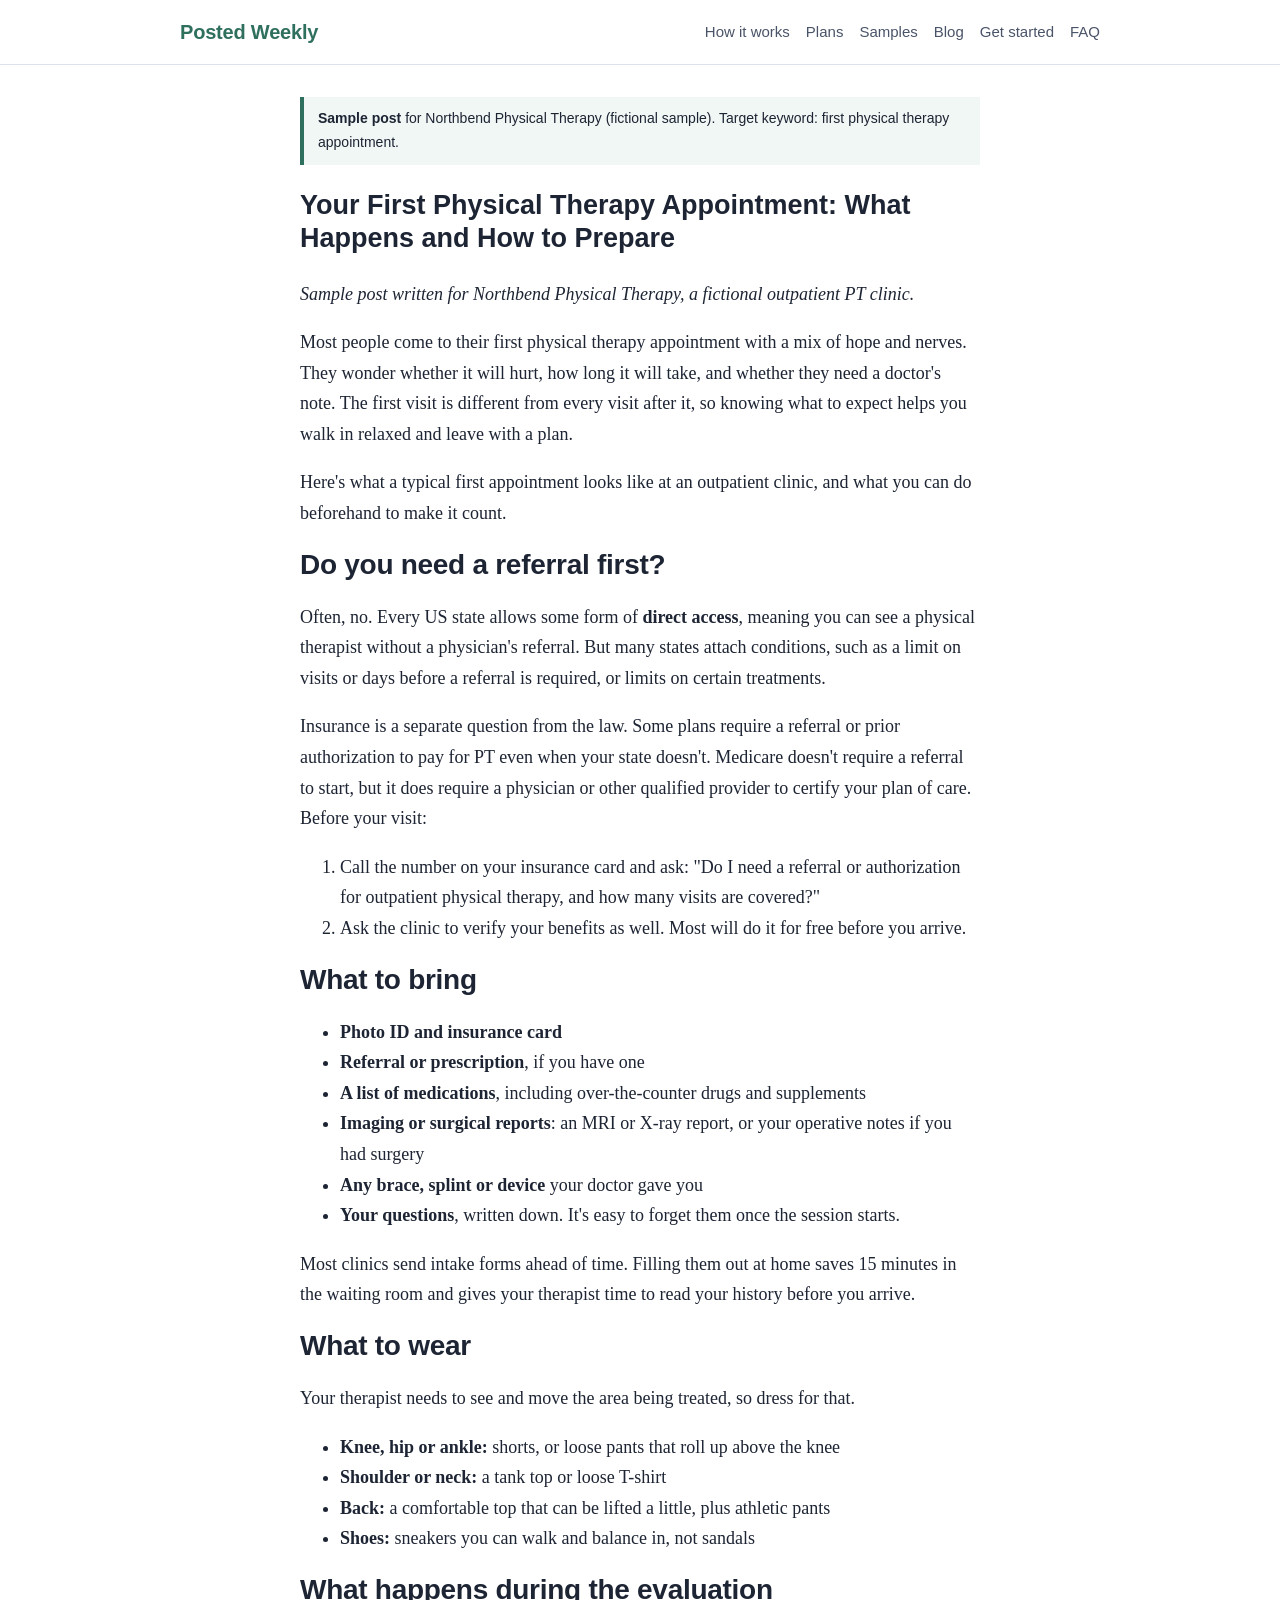
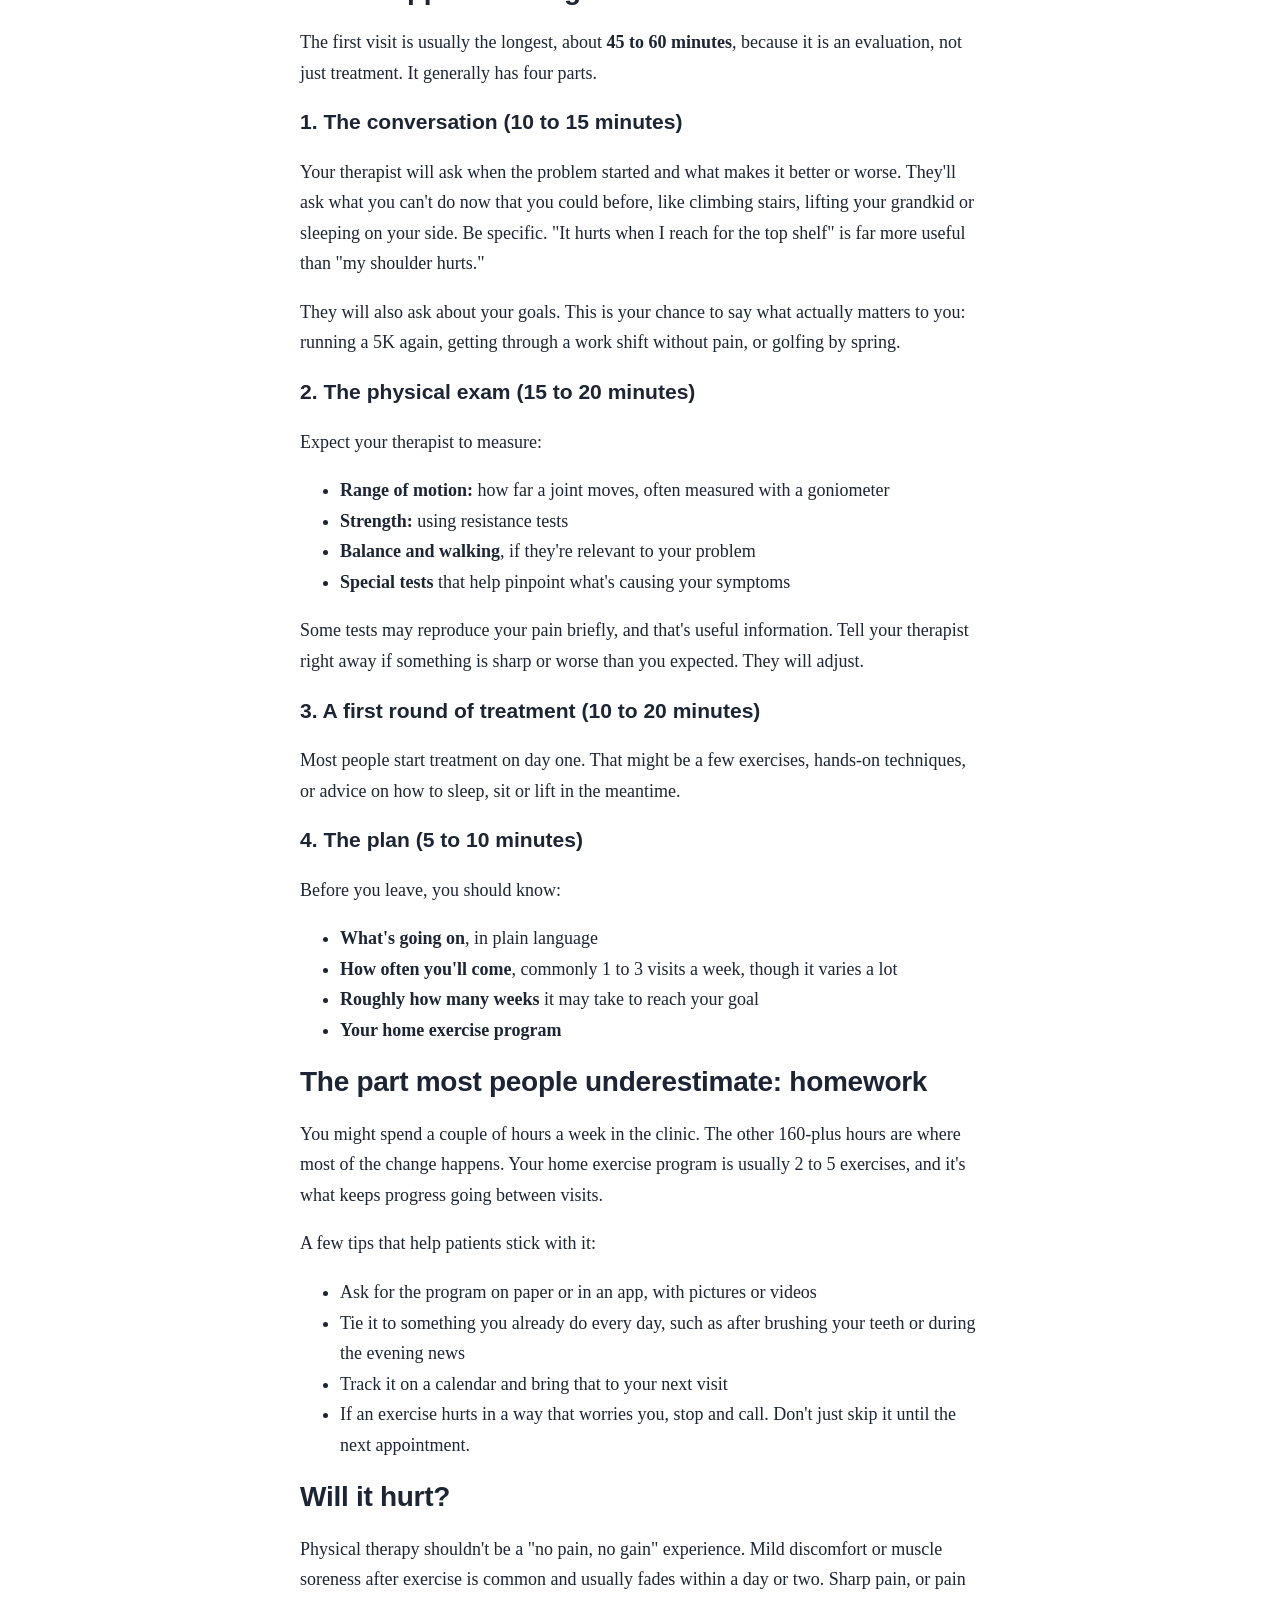
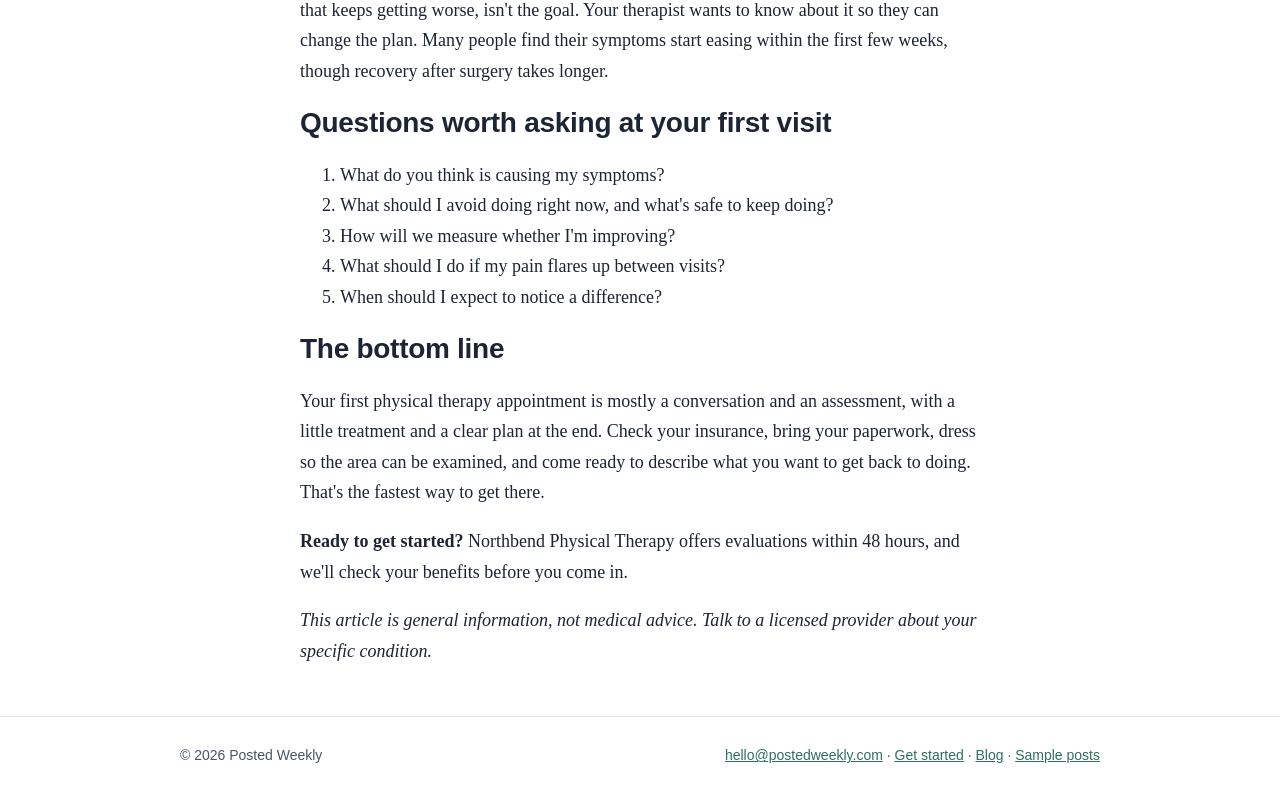
<file: samples/first-physical-therapy-visit.html>
<!doctype html>
<html lang="en">
<head>
<meta charset="utf-8">
<meta name="viewport" content="width=device-width, initial-scale=1">
<title>Your First Physical Therapy Appointment: What Happens and How to Prepare | Posted Weekly sample</title>
<meta name="description" content="Nervous about your first physical therapy visit? Here's what happens during the evaluation, what to bring and wear, whether you need a referral, and how to get the most out of every session.">
<link rel="canonical" href="https://postedweekly.com/samples/first-physical-therapy-visit.html">
<link rel="icon" href="/favicon.svg" type="image/svg+xml">
<link rel="icon" href="/favicon.png" sizes="32x32" type="image/png">
<link rel="apple-touch-icon" href="/apple-touch-icon.png">
<meta name="theme-color" content="#2f6f5e">
<meta property="og:type" content="article">
<meta property="og:site_name" content="Posted Weekly">
<meta property="og:title" content="Your First Physical Therapy Appointment: What Happens and How to Prepare | Posted Weekly sample">
<meta property="og:description" content="Nervous about your first physical therapy visit? Here's what happens during the evaluation, what to bring and wear, whether you need a referral, and how to get the most out of every session.">
<meta property="og:url" content="https://postedweekly.com/samples/first-physical-therapy-visit.html">
<meta property="og:image" content="https://postedweekly.com/og-image.png">
<meta property="og:image:width" content="1200">
<meta property="og:image:height" content="630">
<meta name="twitter:card" content="summary_large_image">
<meta name="twitter:title" content="Your First Physical Therapy Appointment: What Happens and How to Prepare | Posted Weekly sample">
<meta name="twitter:description" content="Nervous about your first physical therapy visit? Here's what happens during the evaluation, what to bring and wear, whether you need a referral, and how to get the most out of every session.">
<meta name="twitter:image" content="https://postedweekly.com/og-image.png">
<link rel="stylesheet" href="/styles.css">
</head>
<body>
<a class="skip" href="#main">Skip to content</a>
<header class="top"><div class="wrap">
  <a class="logo" href="/">Posted Weekly</a>
  <nav aria-label="Primary">
    <a href="/#how">How it works</a>
    <a href="/#plans">Plans</a>
    <a href="/samples.html">Samples</a>
    <a href="/blog/">Blog</a>
    <a href="/start.html">Get started</a>
    <a href="/#faq">FAQ</a>
  </nav>
</div></header>
<main id="main"><article class="post"><div class="sample-meta"><b>Sample post</b> for Northbend Physical Therapy (fictional sample). Target keyword: first physical therapy appointment.</div><h1>Your First Physical Therapy Appointment: What Happens and How to Prepare</h1>
<p><em>Sample post written for Northbend Physical Therapy, a fictional outpatient PT clinic.</em></p>
<p>Most people come to their first physical therapy appointment with a mix of hope and nerves. They wonder whether it will hurt, how long it will take, and whether they need a doctor's note. The first visit is different from every visit after it, so knowing what to expect helps you walk in relaxed and leave with a plan.</p>
<p>Here's what a typical first appointment looks like at an outpatient clinic, and what you can do beforehand to make it count.</p>
<h2>Do you need a referral first?</h2>
<p>Often, no. Every US state allows some form of <strong>direct access</strong>, meaning you can see a physical therapist without a physician's referral. But many states attach conditions, such as a limit on visits or days before a referral is required, or limits on certain treatments.</p>
<p>Insurance is a separate question from the law. Some plans require a referral or prior authorization to pay for PT even when your state doesn't. Medicare doesn't require a referral to start, but it does require a physician or other qualified provider to certify your plan of care. Before your visit:</p>
<ol>
<li>Call the number on your insurance card and ask: "Do I need a referral or authorization for outpatient physical therapy, and how many visits are covered?"</li>
<li>Ask the clinic to verify your benefits as well. Most will do it for free before you arrive.</li>
</ol>
<h2>What to bring</h2>
<ul>
<li><strong>Photo ID and insurance card</strong></li>
<li><strong>Referral or prescription</strong>, if you have one</li>
<li><strong>A list of medications</strong>, including over-the-counter drugs and supplements</li>
<li><strong>Imaging or surgical reports</strong>: an MRI or X-ray report, or your operative notes if you had surgery</li>
<li><strong>Any brace, splint or device</strong> your doctor gave you</li>
<li><strong>Your questions</strong>, written down. It's easy to forget them once the session starts.</li>
</ul>
<p>Most clinics send intake forms ahead of time. Filling them out at home saves 15 minutes in the waiting room and gives your therapist time to read your history before you arrive.</p>
<h2>What to wear</h2>
<p>Your therapist needs to see and move the area being treated, so dress for that.</p>
<ul>
<li><strong>Knee, hip or ankle:</strong> shorts, or loose pants that roll up above the knee</li>
<li><strong>Shoulder or neck:</strong> a tank top or loose T-shirt</li>
<li><strong>Back:</strong> a comfortable top that can be lifted a little, plus athletic pants</li>
<li><strong>Shoes:</strong> sneakers you can walk and balance in, not sandals</li>
</ul>
<h2>What happens during the evaluation</h2>
<p>The first visit is usually the longest, about <strong>45 to 60 minutes</strong>, because it is an evaluation, not just treatment. It generally has four parts.</p>
<h3>1. The conversation (10 to 15 minutes)</h3>
<p>Your therapist will ask when the problem started and what makes it better or worse. They'll ask what you can't do now that you could before, like climbing stairs, lifting your grandkid or sleeping on your side. Be specific. "It hurts when I reach for the top shelf" is far more useful than "my shoulder hurts."</p>
<p>They will also ask about your goals. This is your chance to say what actually matters to you: running a 5K again, getting through a work shift without pain, or golfing by spring.</p>
<h3>2. The physical exam (15 to 20 minutes)</h3>
<p>Expect your therapist to measure:</p>
<ul>
<li><strong>Range of motion:</strong> how far a joint moves, often measured with a goniometer</li>
<li><strong>Strength:</strong> using resistance tests</li>
<li><strong>Balance and walking</strong>, if they're relevant to your problem</li>
<li><strong>Special tests</strong> that help pinpoint what's causing your symptoms</li>
</ul>
<p>Some tests may reproduce your pain briefly, and that's useful information. Tell your therapist right away if something is sharp or worse than you expected. They will adjust.</p>
<h3>3. A first round of treatment (10 to 20 minutes)</h3>
<p>Most people start treatment on day one. That might be a few exercises, hands-on techniques, or advice on how to sleep, sit or lift in the meantime.</p>
<h3>4. The plan (5 to 10 minutes)</h3>
<p>Before you leave, you should know:</p>
<ul>
<li><strong>What's going on</strong>, in plain language</li>
<li><strong>How often you'll come</strong>, commonly 1 to 3 visits a week, though it varies a lot</li>
<li><strong>Roughly how many weeks</strong> it may take to reach your goal</li>
<li><strong>Your home exercise program</strong></li>
</ul>
<h2>The part most people underestimate: homework</h2>
<p>You might spend a couple of hours a week in the clinic. The other 160-plus hours are where most of the change happens. Your home exercise program is usually 2 to 5 exercises, and it's what keeps progress going between visits.</p>
<p>A few tips that help patients stick with it:</p>
<ul>
<li>Ask for the program on paper or in an app, with pictures or videos</li>
<li>Tie it to something you already do every day, such as after brushing your teeth or during the evening news</li>
<li>Track it on a calendar and bring that to your next visit</li>
<li>If an exercise hurts in a way that worries you, stop and call. Don't just skip it until the next appointment.</li>
</ul>
<h2>Will it hurt?</h2>
<p>Physical therapy shouldn't be a "no pain, no gain" experience. Mild discomfort or muscle soreness after exercise is common and usually fades within a day or two. Sharp pain, or pain that keeps getting worse, isn't the goal. Your therapist wants to know about it so they can change the plan. Many people find their symptoms start easing within the first few weeks, though recovery after surgery takes longer.</p>
<h2>Questions worth asking at your first visit</h2>
<ol>
<li>What do you think is causing my symptoms?</li>
<li>What should I avoid doing right now, and what's safe to keep doing?</li>
<li>How will we measure whether I'm improving?</li>
<li>What should I do if my pain flares up between visits?</li>
<li>When should I expect to notice a difference?</li>
</ol>
<h2>The bottom line</h2>
<p>Your first physical therapy appointment is mostly a conversation and an assessment, with a little treatment and a clear plan at the end. Check your insurance, bring your paperwork, dress so the area can be examined, and come ready to describe what you want to get back to doing. That's the fastest way to get there.</p>
<p><strong>Ready to get started?</strong> Northbend Physical Therapy offers evaluations within 48 hours, and we'll check your benefits before you come in.</p>
<p><em>This article is general information, not medical advice. Talk to a licensed provider about your specific condition.</em></p></article></main>
<footer><div class="wrap">
  <span>© 2026 Posted Weekly</span>
  <span><a href="mailto:hello@postedweekly.com">hello@postedweekly.com</a> · <a href="/start.html">Get started</a> · <a href="/blog/">Blog</a> · <a href="/samples.html">Sample posts</a></span>
</div></footer>
</body>
</html>
</file>
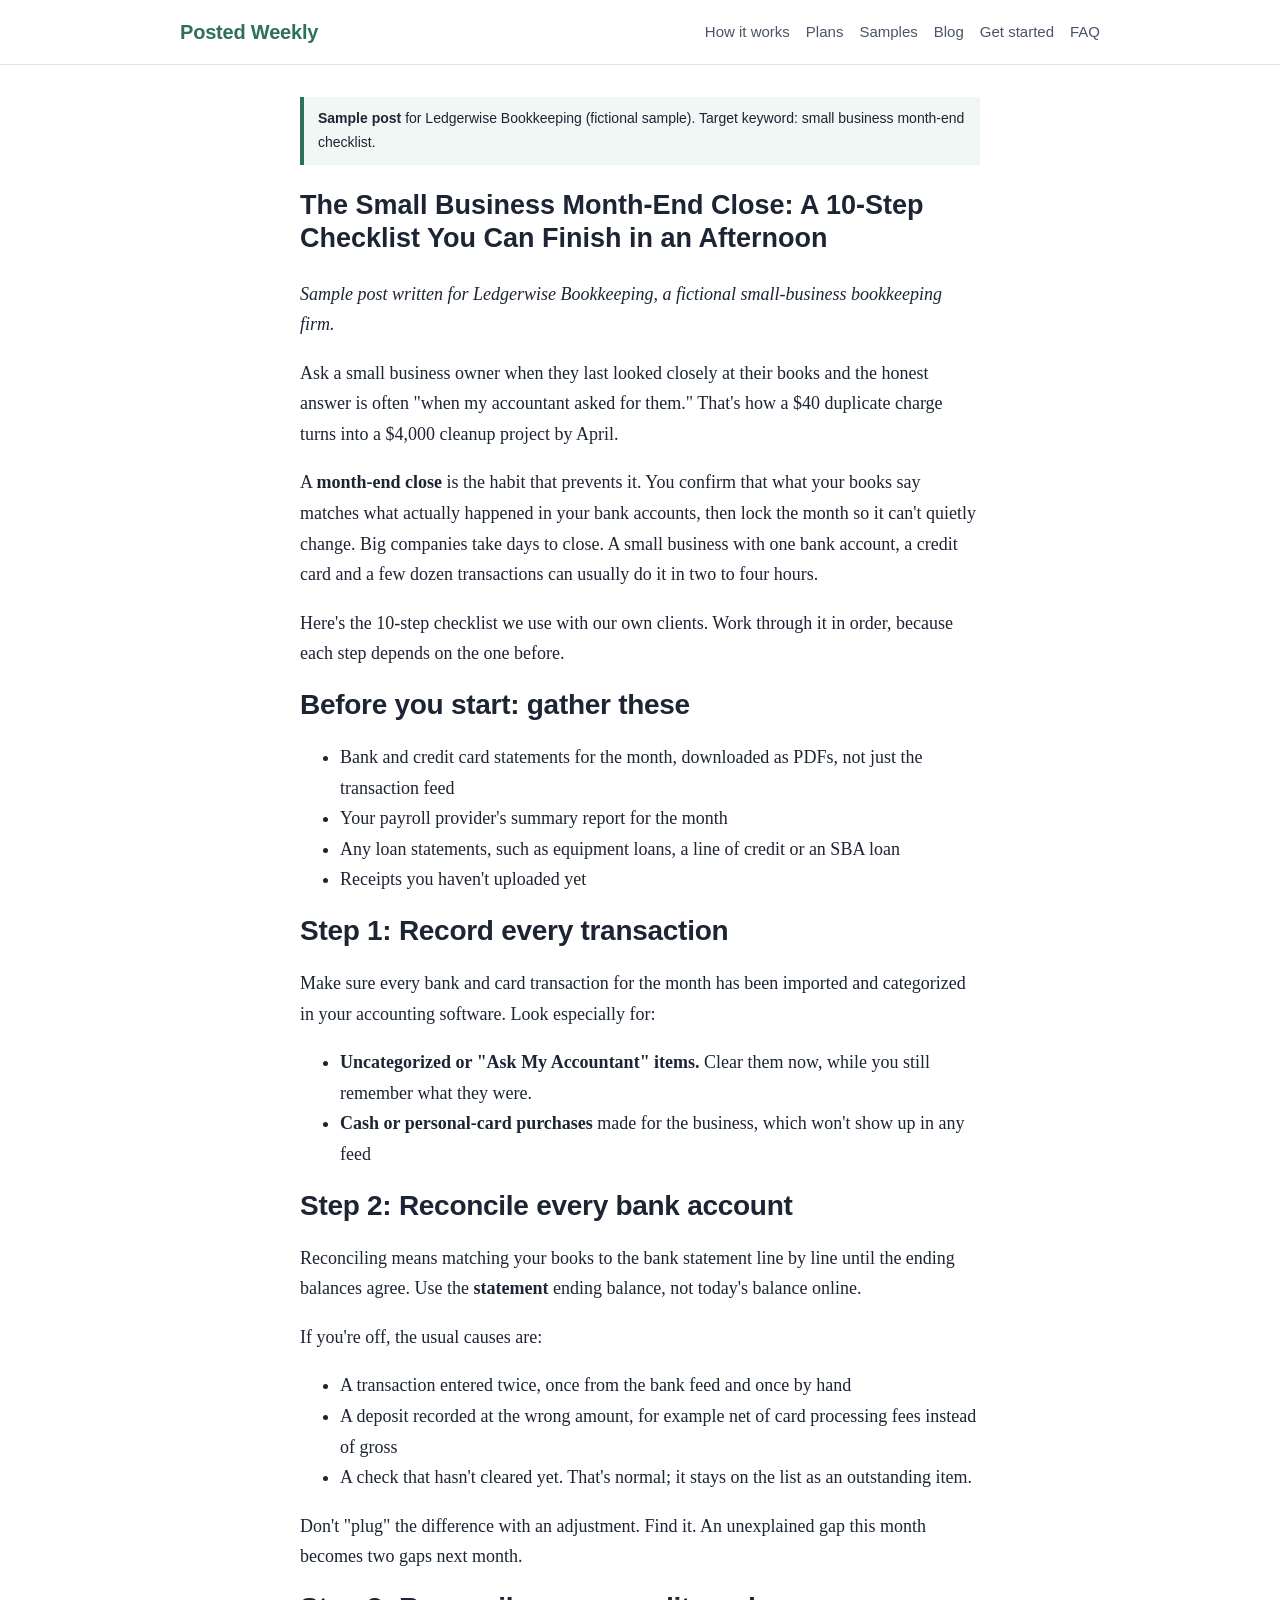
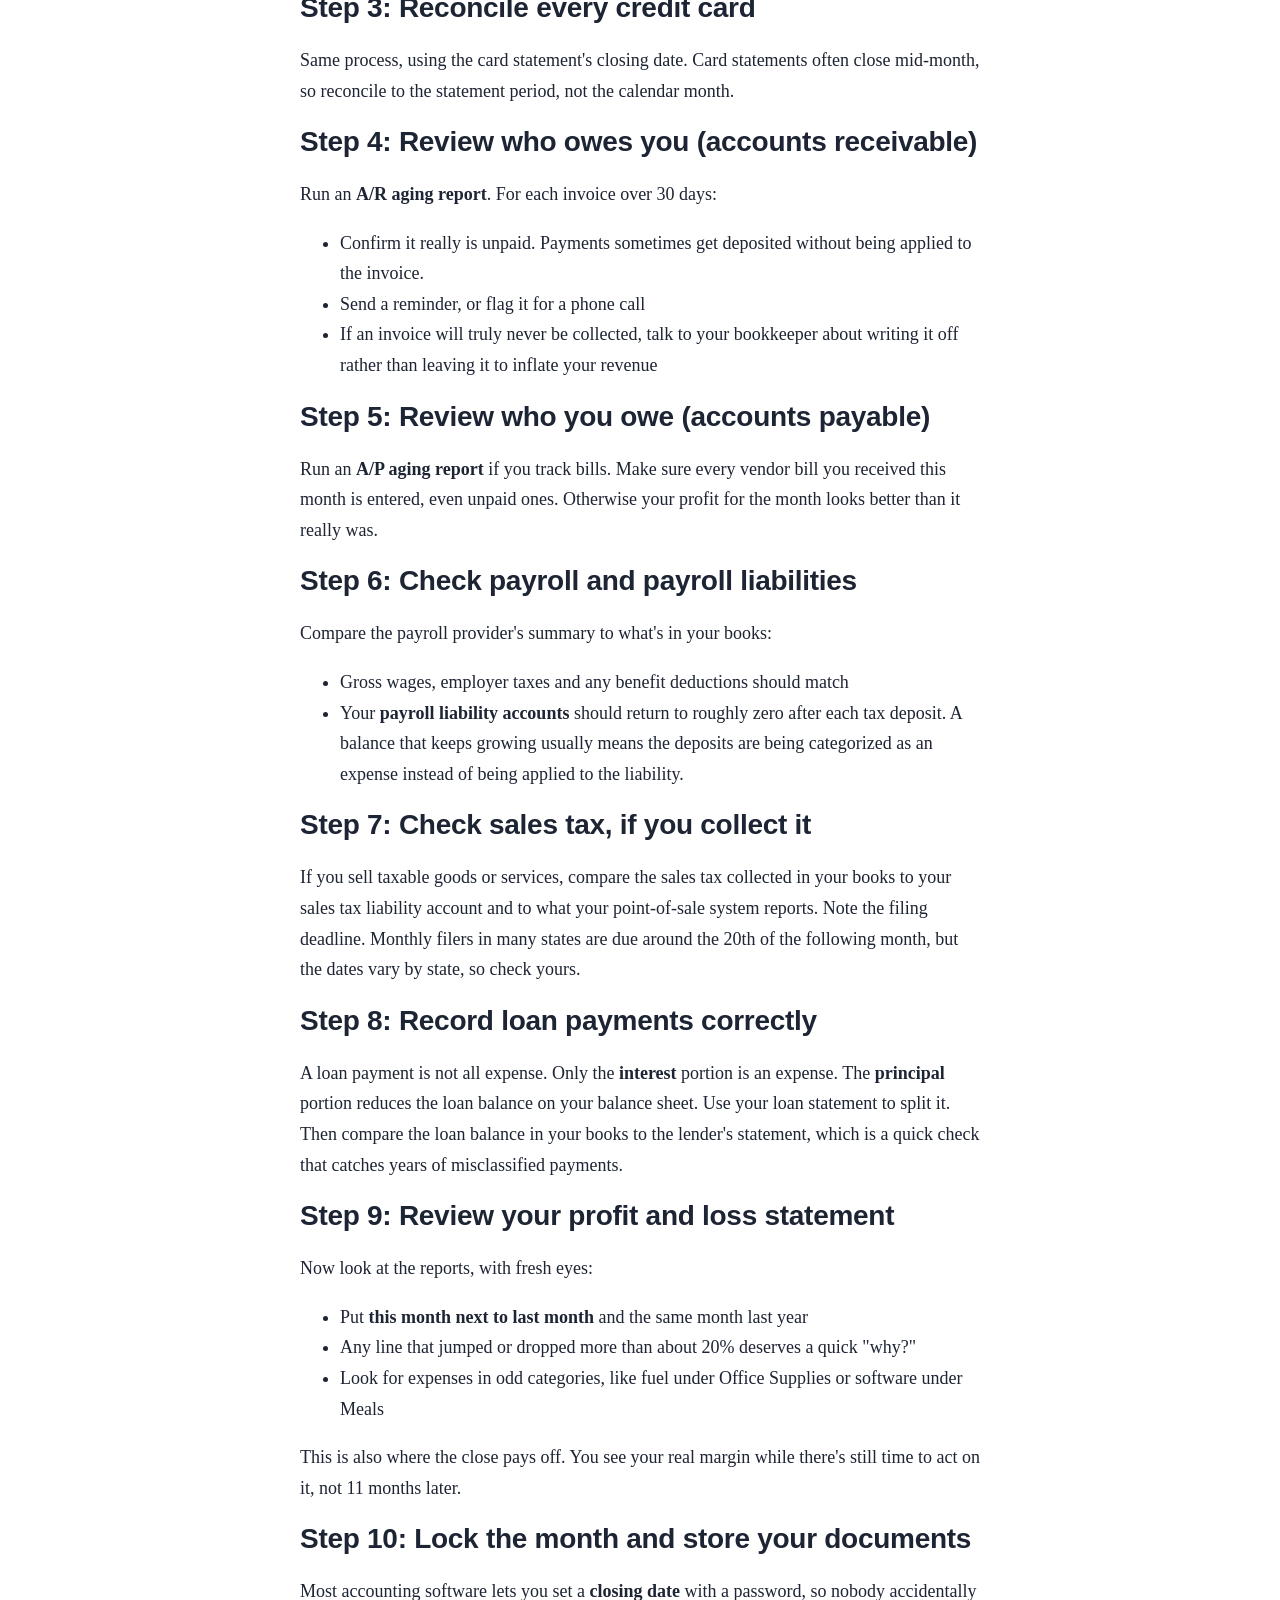
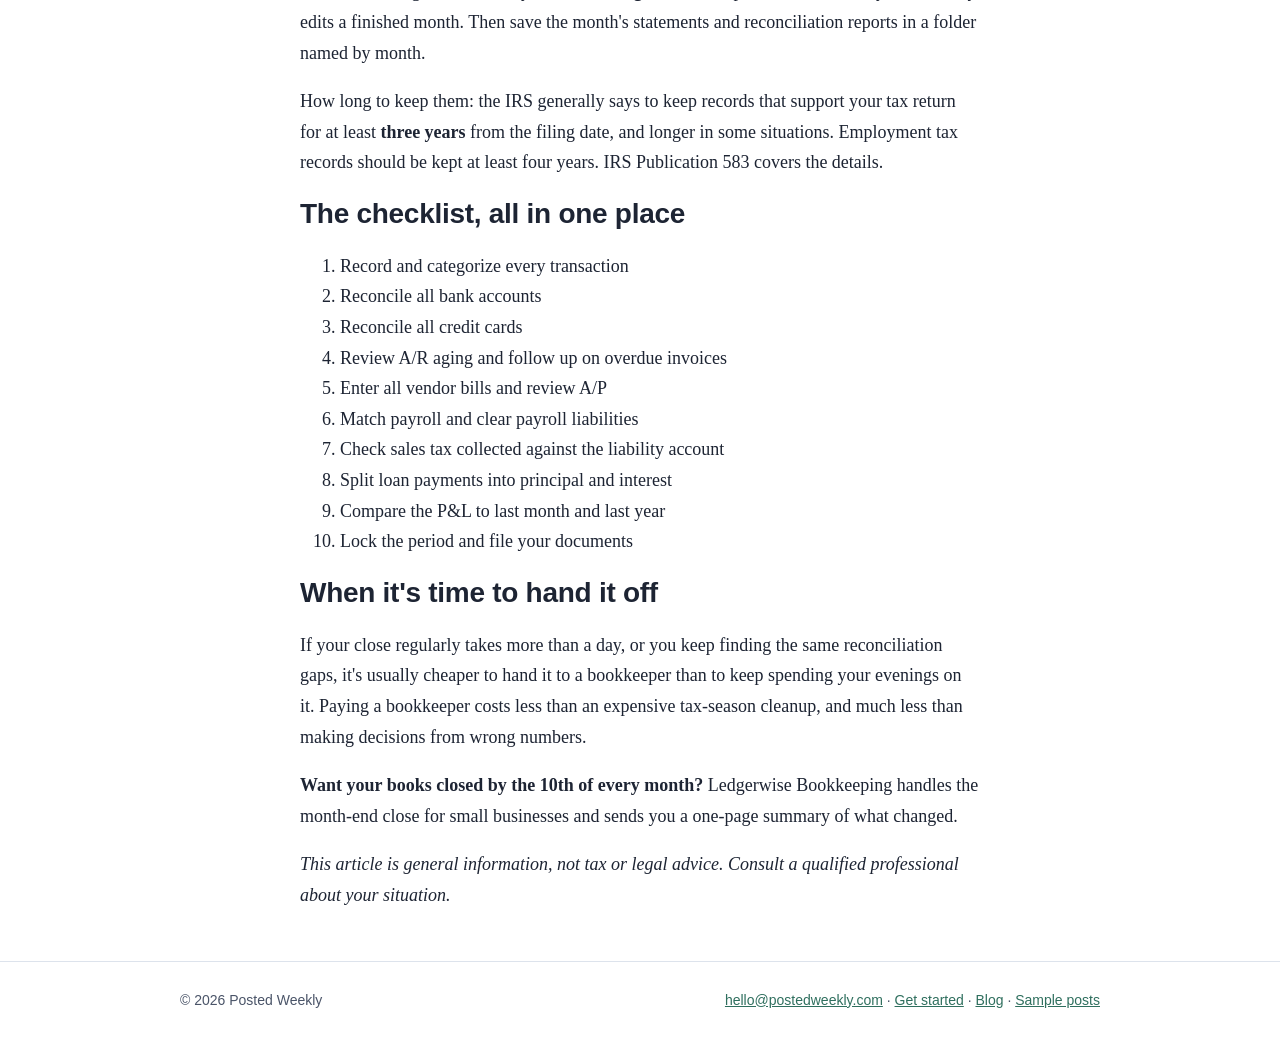
<file: samples/month-end-close-checklist.html>
<!doctype html>
<html lang="en">
<head>
<meta charset="utf-8">
<meta name="viewport" content="width=device-width, initial-scale=1">
<title>The Small Business Month-End Close: A 10-Step Checklist You Can Finish in an Afternoon | Posted Weekly sample</title>
<meta name="description" content="A practical 10-step month-end close checklist for small business owners: reconcile accounts, review receivables and payables, check payroll and sales tax, and catch errors before they turn into a tax-season mess.">
<link rel="canonical" href="https://postedweekly.com/samples/month-end-close-checklist.html">
<link rel="icon" href="/favicon.svg" type="image/svg+xml">
<link rel="icon" href="/favicon.png" sizes="32x32" type="image/png">
<link rel="apple-touch-icon" href="/apple-touch-icon.png">
<meta name="theme-color" content="#2f6f5e">
<meta property="og:type" content="article">
<meta property="og:site_name" content="Posted Weekly">
<meta property="og:title" content="The Small Business Month-End Close: A 10-Step Checklist You Can Finish in an Afternoon | Posted Weekly sample">
<meta property="og:description" content="A practical 10-step month-end close checklist for small business owners: reconcile accounts, review receivables and payables, check payroll and sales tax, and catch errors before they turn into a tax-season mess.">
<meta property="og:url" content="https://postedweekly.com/samples/month-end-close-checklist.html">
<meta property="og:image" content="https://postedweekly.com/og-image.png">
<meta property="og:image:width" content="1200">
<meta property="og:image:height" content="630">
<meta name="twitter:card" content="summary_large_image">
<meta name="twitter:title" content="The Small Business Month-End Close: A 10-Step Checklist You Can Finish in an Afternoon | Posted Weekly sample">
<meta name="twitter:description" content="A practical 10-step month-end close checklist for small business owners: reconcile accounts, review receivables and payables, check payroll and sales tax, and catch errors before they turn into a tax-season mess.">
<meta name="twitter:image" content="https://postedweekly.com/og-image.png">
<link rel="stylesheet" href="/styles.css">
</head>
<body>
<a class="skip" href="#main">Skip to content</a>
<header class="top"><div class="wrap">
  <a class="logo" href="/">Posted Weekly</a>
  <nav aria-label="Primary">
    <a href="/#how">How it works</a>
    <a href="/#plans">Plans</a>
    <a href="/samples.html">Samples</a>
    <a href="/blog/">Blog</a>
    <a href="/start.html">Get started</a>
    <a href="/#faq">FAQ</a>
  </nav>
</div></header>
<main id="main"><article class="post"><div class="sample-meta"><b>Sample post</b> for Ledgerwise Bookkeeping (fictional sample). Target keyword: small business month-end checklist.</div><h1>The Small Business Month-End Close: A 10-Step Checklist You Can Finish in an Afternoon</h1>
<p><em>Sample post written for Ledgerwise Bookkeeping, a fictional small-business bookkeeping firm.</em></p>
<p>Ask a small business owner when they last looked closely at their books and the honest answer is often "when my accountant asked for them." That's how a $40 duplicate charge turns into a $4,000 cleanup project by April.</p>
<p>A <strong>month-end close</strong> is the habit that prevents it. You confirm that what your books say matches what actually happened in your bank accounts, then lock the month so it can't quietly change. Big companies take days to close. A small business with one bank account, a credit card and a few dozen transactions can usually do it in two to four hours.</p>
<p>Here's the 10-step checklist we use with our own clients. Work through it in order, because each step depends on the one before.</p>
<h2>Before you start: gather these</h2>
<ul>
<li>Bank and credit card statements for the month, downloaded as PDFs, not just the transaction feed</li>
<li>Your payroll provider's summary report for the month</li>
<li>Any loan statements, such as equipment loans, a line of credit or an SBA loan</li>
<li>Receipts you haven't uploaded yet</li>
</ul>
<h2>Step 1: Record every transaction</h2>
<p>Make sure every bank and card transaction for the month has been imported and categorized in your accounting software. Look especially for:</p>
<ul>
<li><strong>Uncategorized or "Ask My Accountant" items.</strong> Clear them now, while you still remember what they were.</li>
<li><strong>Cash or personal-card purchases</strong> made for the business, which won't show up in any feed</li>
</ul>
<h2>Step 2: Reconcile every bank account</h2>
<p>Reconciling means matching your books to the bank statement line by line until the ending balances agree. Use the <strong>statement</strong> ending balance, not today's balance online.</p>
<p>If you're off, the usual causes are:</p>
<ul>
<li>A transaction entered twice, once from the bank feed and once by hand</li>
<li>A deposit recorded at the wrong amount, for example net of card processing fees instead of gross</li>
<li>A check that hasn't cleared yet. That's normal; it stays on the list as an outstanding item.</li>
</ul>
<p>Don't "plug" the difference with an adjustment. Find it. An unexplained gap this month becomes two gaps next month.</p>
<h2>Step 3: Reconcile every credit card</h2>
<p>Same process, using the card statement's closing date. Card statements often close mid-month, so reconcile to the statement period, not the calendar month.</p>
<h2>Step 4: Review who owes you (accounts receivable)</h2>
<p>Run an <strong>A/R aging report</strong>. For each invoice over 30 days:</p>
<ul>
<li>Confirm it really is unpaid. Payments sometimes get deposited without being applied to the invoice.</li>
<li>Send a reminder, or flag it for a phone call</li>
<li>If an invoice will truly never be collected, talk to your bookkeeper about writing it off rather than leaving it to inflate your revenue</li>
</ul>
<h2>Step 5: Review who you owe (accounts payable)</h2>
<p>Run an <strong>A/P aging report</strong> if you track bills. Make sure every vendor bill you received this month is entered, even unpaid ones. Otherwise your profit for the month looks better than it really was.</p>
<h2>Step 6: Check payroll and payroll liabilities</h2>
<p>Compare the payroll provider's summary to what's in your books:</p>
<ul>
<li>Gross wages, employer taxes and any benefit deductions should match</li>
<li>Your <strong>payroll liability accounts</strong> should return to roughly zero after each tax deposit. A balance that keeps growing usually means the deposits are being categorized as an expense instead of being applied to the liability.</li>
</ul>
<h2>Step 7: Check sales tax, if you collect it</h2>
<p>If you sell taxable goods or services, compare the sales tax collected in your books to your sales tax liability account and to what your point-of-sale system reports. Note the filing deadline. Monthly filers in many states are due around the 20th of the following month, but the dates vary by state, so check yours.</p>
<h2>Step 8: Record loan payments correctly</h2>
<p>A loan payment is not all expense. Only the <strong>interest</strong> portion is an expense. The <strong>principal</strong> portion reduces the loan balance on your balance sheet. Use your loan statement to split it. Then compare the loan balance in your books to the lender's statement, which is a quick check that catches years of misclassified payments.</p>
<h2>Step 9: Review your profit and loss statement</h2>
<p>Now look at the reports, with fresh eyes:</p>
<ul>
<li>Put <strong>this month next to last month</strong> and the same month last year</li>
<li>Any line that jumped or dropped more than about 20% deserves a quick "why?"</li>
<li>Look for expenses in odd categories, like fuel under Office Supplies or software under Meals</li>
</ul>
<p>This is also where the close pays off. You see your real margin while there's still time to act on it, not 11 months later.</p>
<h2>Step 10: Lock the month and store your documents</h2>
<p>Most accounting software lets you set a <strong>closing date</strong> with a password, so nobody accidentally edits a finished month. Then save the month's statements and reconciliation reports in a folder named by month.</p>
<p>How long to keep them: the IRS generally says to keep records that support your tax return for at least <strong>three years</strong> from the filing date, and longer in some situations. Employment tax records should be kept at least four years. IRS Publication 583 covers the details.</p>
<h2>The checklist, all in one place</h2>
<ol>
<li>Record and categorize every transaction</li>
<li>Reconcile all bank accounts</li>
<li>Reconcile all credit cards</li>
<li>Review A/R aging and follow up on overdue invoices</li>
<li>Enter all vendor bills and review A/P</li>
<li>Match payroll and clear payroll liabilities</li>
<li>Check sales tax collected against the liability account</li>
<li>Split loan payments into principal and interest</li>
<li>Compare the P&amp;L to last month and last year</li>
<li>Lock the period and file your documents</li>
</ol>
<h2>When it's time to hand it off</h2>
<p>If your close regularly takes more than a day, or you keep finding the same reconciliation gaps, it's usually cheaper to hand it to a bookkeeper than to keep spending your evenings on it. Paying a bookkeeper costs less than an expensive tax-season cleanup, and much less than making decisions from wrong numbers.</p>
<p><strong>Want your books closed by the 10th of every month?</strong> Ledgerwise Bookkeeping handles the month-end close for small businesses and sends you a one-page summary of what changed.</p>
<p><em>This article is general information, not tax or legal advice. Consult a qualified professional about your situation.</em></p></article></main>
<footer><div class="wrap">
  <span>© 2026 Posted Weekly</span>
  <span><a href="mailto:hello@postedweekly.com">hello@postedweekly.com</a> · <a href="/start.html">Get started</a> · <a href="/blog/">Blog</a> · <a href="/samples.html">Sample posts</a></span>
</div></footer>
</body>
</html>
</file>
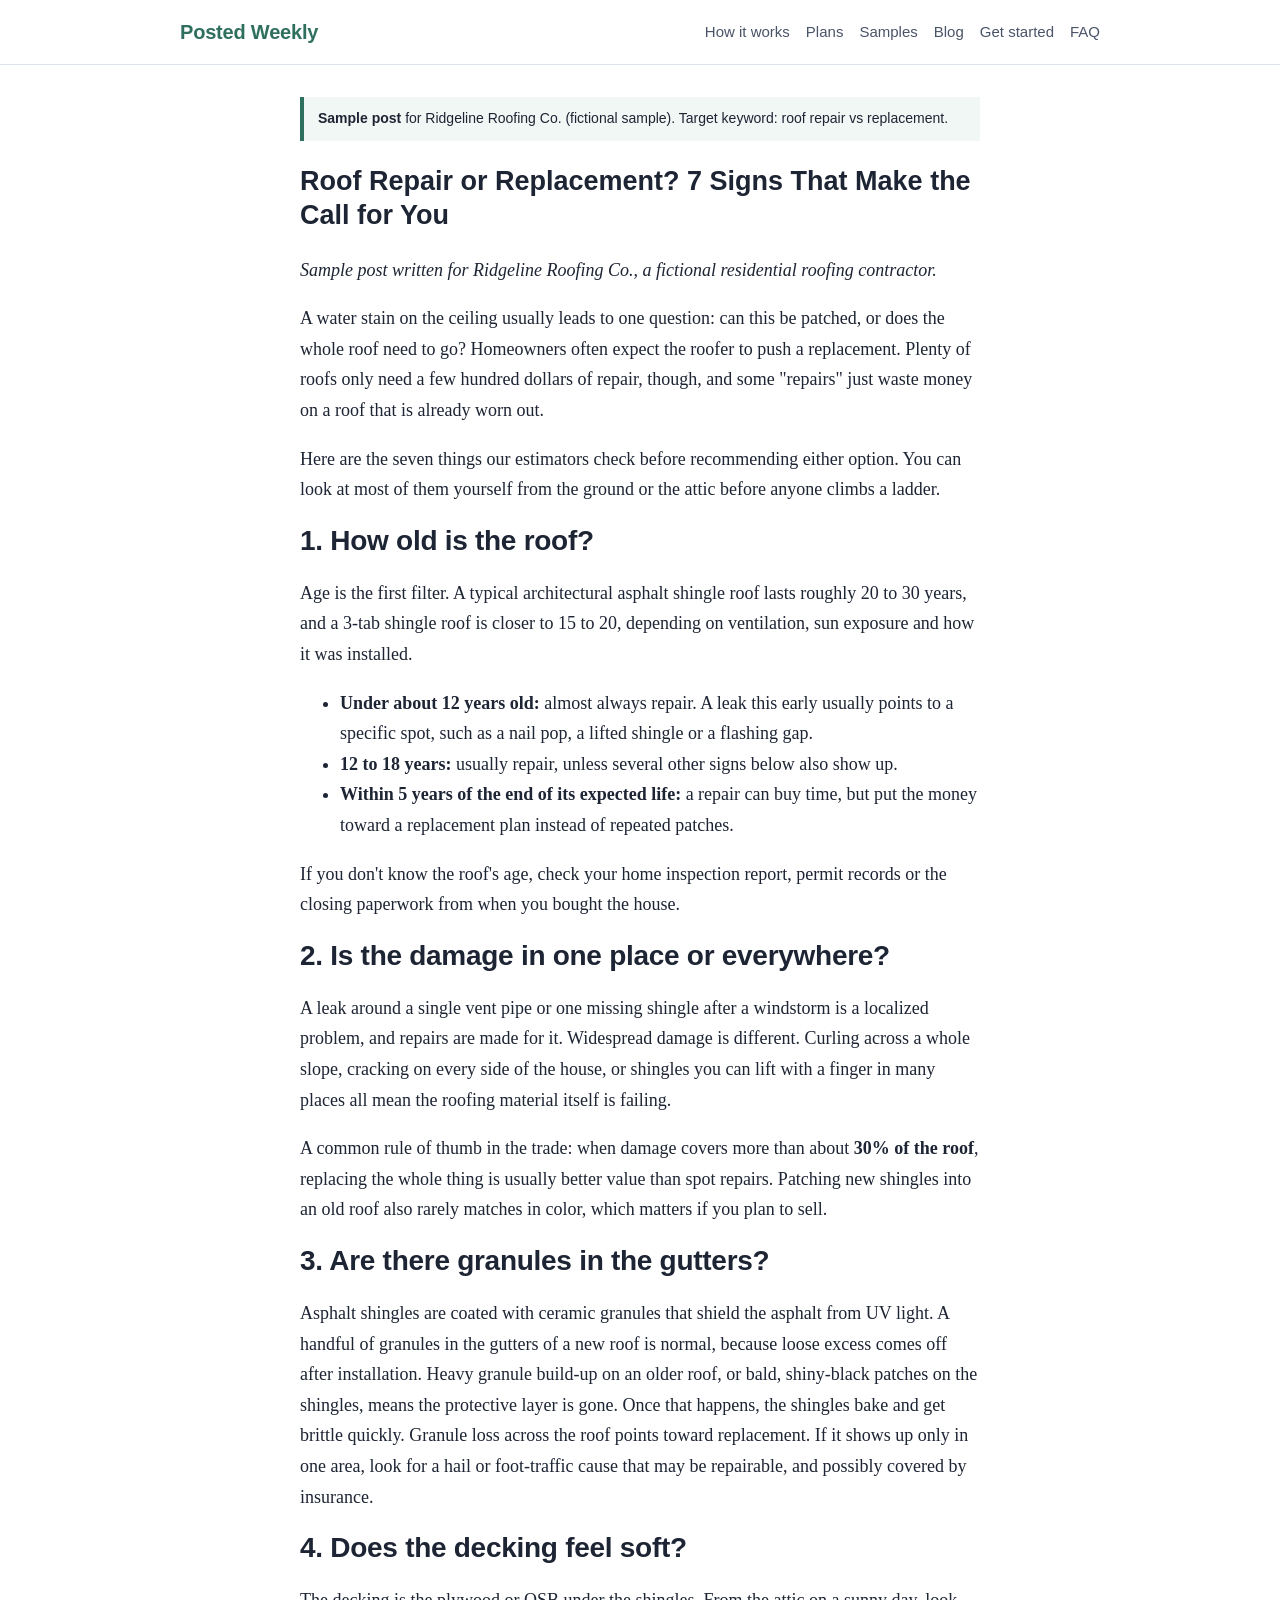
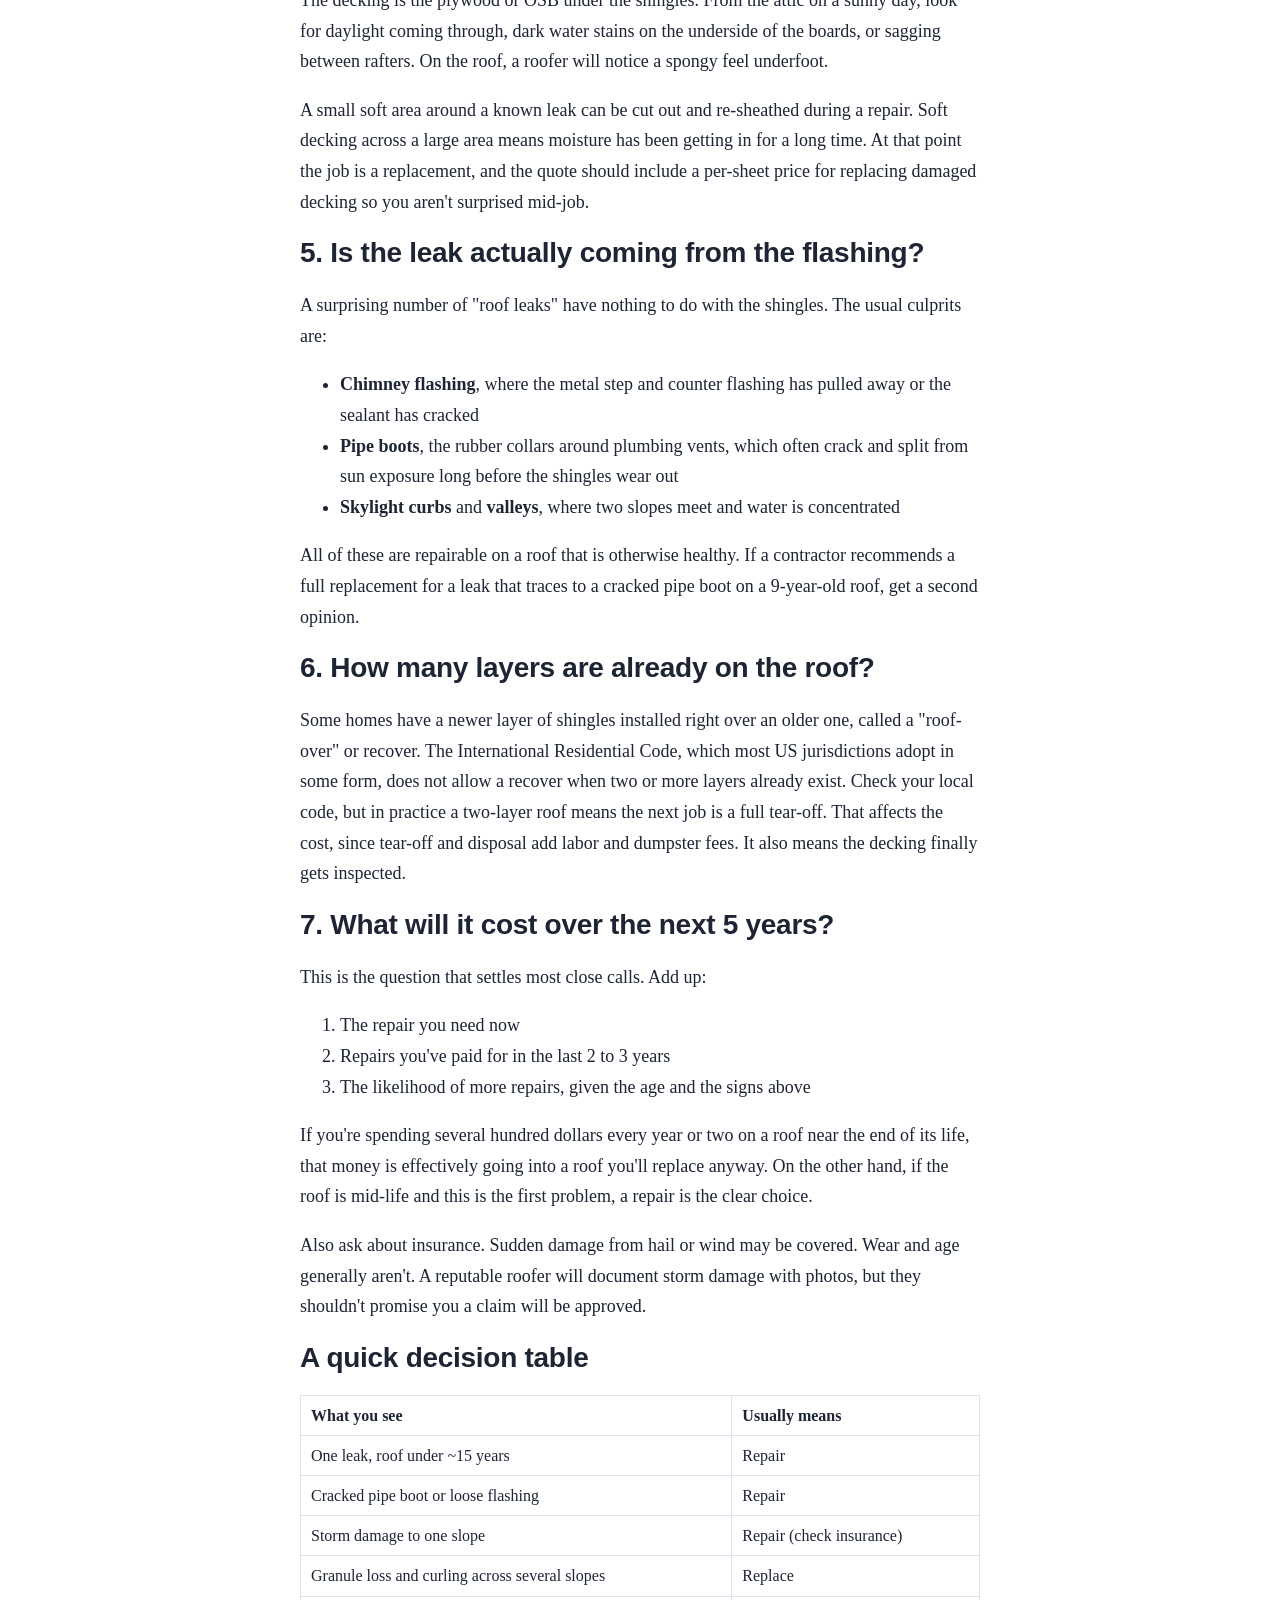
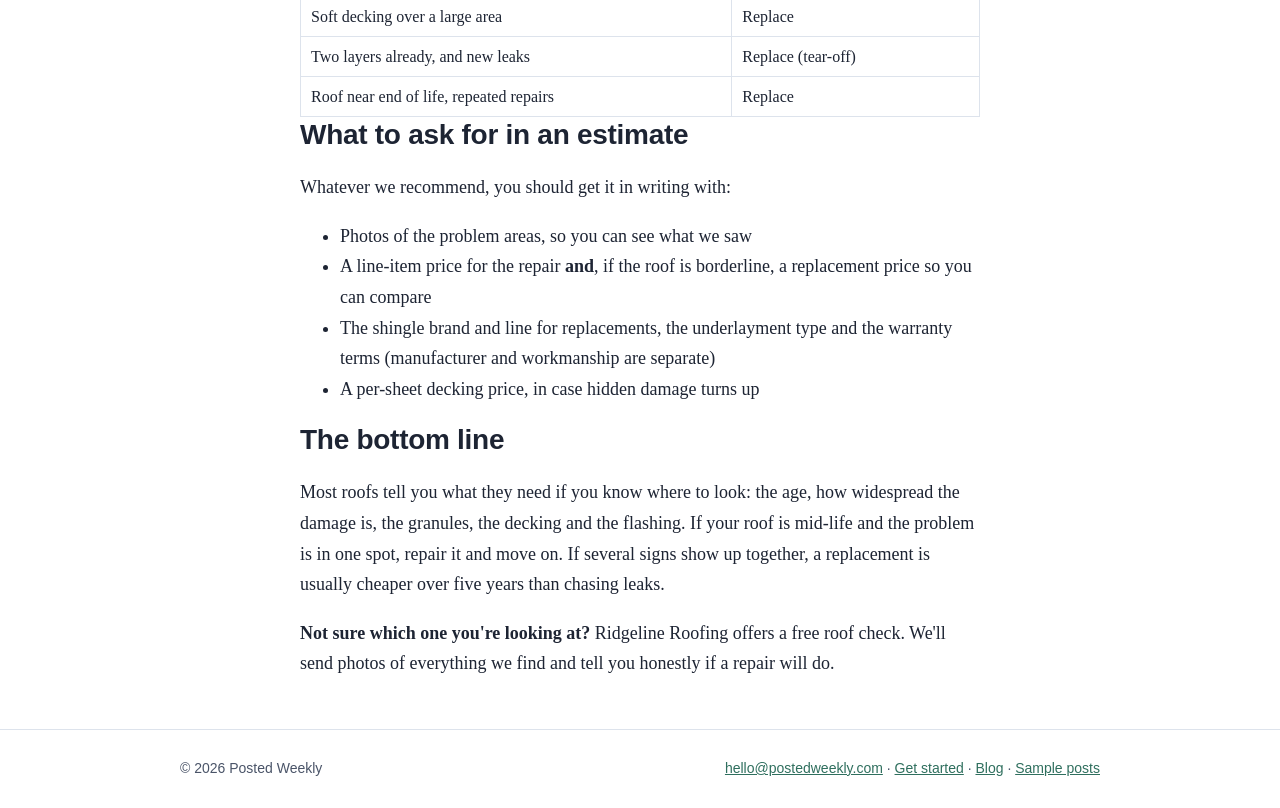
<file: samples/roofing-repair-or-replace.html>
<!doctype html>
<html lang="en">
<head>
<meta charset="utf-8">
<meta name="viewport" content="width=device-width, initial-scale=1">
<title>Roof Repair or Replacement? 7 Signs That Make the Call for You | Posted Weekly sample</title>
<meta name="description" content="Not sure whether to repair or replace your roof? Here are 7 signs, from age and granule loss to soft decking, that tell you which one makes sense, plus what each usually costs.">
<link rel="canonical" href="https://postedweekly.com/samples/roofing-repair-or-replace.html">
<link rel="icon" href="/favicon.svg" type="image/svg+xml">
<link rel="icon" href="/favicon.png" sizes="32x32" type="image/png">
<link rel="apple-touch-icon" href="/apple-touch-icon.png">
<meta name="theme-color" content="#2f6f5e">
<meta property="og:type" content="article">
<meta property="og:site_name" content="Posted Weekly">
<meta property="og:title" content="Roof Repair or Replacement? 7 Signs That Make the Call for You | Posted Weekly sample">
<meta property="og:description" content="Not sure whether to repair or replace your roof? Here are 7 signs, from age and granule loss to soft decking, that tell you which one makes sense, plus what each usually costs.">
<meta property="og:url" content="https://postedweekly.com/samples/roofing-repair-or-replace.html">
<meta property="og:image" content="https://postedweekly.com/og-image.png">
<meta property="og:image:width" content="1200">
<meta property="og:image:height" content="630">
<meta name="twitter:card" content="summary_large_image">
<meta name="twitter:title" content="Roof Repair or Replacement? 7 Signs That Make the Call for You | Posted Weekly sample">
<meta name="twitter:description" content="Not sure whether to repair or replace your roof? Here are 7 signs, from age and granule loss to soft decking, that tell you which one makes sense, plus what each usually costs.">
<meta name="twitter:image" content="https://postedweekly.com/og-image.png">
<link rel="stylesheet" href="/styles.css">
</head>
<body>
<a class="skip" href="#main">Skip to content</a>
<header class="top"><div class="wrap">
  <a class="logo" href="/">Posted Weekly</a>
  <nav aria-label="Primary">
    <a href="/#how">How it works</a>
    <a href="/#plans">Plans</a>
    <a href="/samples.html">Samples</a>
    <a href="/blog/">Blog</a>
    <a href="/start.html">Get started</a>
    <a href="/#faq">FAQ</a>
  </nav>
</div></header>
<main id="main"><article class="post"><div class="sample-meta"><b>Sample post</b> for Ridgeline Roofing Co. (fictional sample). Target keyword: roof repair vs replacement.</div><h1>Roof Repair or Replacement? 7 Signs That Make the Call for You</h1>
<p><em>Sample post written for Ridgeline Roofing Co., a fictional residential roofing contractor.</em></p>
<p>A water stain on the ceiling usually leads to one question: can this be patched, or does the whole roof need to go? Homeowners often expect the roofer to push a replacement. Plenty of roofs only need a few hundred dollars of repair, though, and some "repairs" just waste money on a roof that is already worn out.</p>
<p>Here are the seven things our estimators check before recommending either option. You can look at most of them yourself from the ground or the attic before anyone climbs a ladder.</p>
<h2>1. How old is the roof?</h2>
<p>Age is the first filter. A typical architectural asphalt shingle roof lasts roughly 20 to 30 years, and a 3-tab shingle roof is closer to 15 to 20, depending on ventilation, sun exposure and how it was installed.</p>
<ul>
<li><strong>Under about 12 years old:</strong> almost always repair. A leak this early usually points to a specific spot, such as a nail pop, a lifted shingle or a flashing gap.</li>
<li><strong>12 to 18 years:</strong> usually repair, unless several other signs below also show up.</li>
<li><strong>Within 5 years of the end of its expected life:</strong> a repair can buy time, but put the money toward a replacement plan instead of repeated patches.</li>
</ul>
<p>If you don't know the roof's age, check your home inspection report, permit records or the closing paperwork from when you bought the house.</p>
<h2>2. Is the damage in one place or everywhere?</h2>
<p>A leak around a single vent pipe or one missing shingle after a windstorm is a localized problem, and repairs are made for it. Widespread damage is different. Curling across a whole slope, cracking on every side of the house, or shingles you can lift with a finger in many places all mean the roofing material itself is failing.</p>
<p>A common rule of thumb in the trade: when damage covers more than about <strong>30% of the roof</strong>, replacing the whole thing is usually better value than spot repairs. Patching new shingles into an old roof also rarely matches in color, which matters if you plan to sell.</p>
<h2>3. Are there granules in the gutters?</h2>
<p>Asphalt shingles are coated with ceramic granules that shield the asphalt from UV light. A handful of granules in the gutters of a new roof is normal, because loose excess comes off after installation. Heavy granule build-up on an older roof, or bald, shiny-black patches on the shingles, means the protective layer is gone. Once that happens, the shingles bake and get brittle quickly. Granule loss across the roof points toward replacement. If it shows up only in one area, look for a hail or foot-traffic cause that may be repairable, and possibly covered by insurance.</p>
<h2>4. Does the decking feel soft?</h2>
<p>The decking is the plywood or OSB under the shingles. From the attic on a sunny day, look for daylight coming through, dark water stains on the underside of the boards, or sagging between rafters. On the roof, a roofer will notice a spongy feel underfoot.</p>
<p>A small soft area around a known leak can be cut out and re-sheathed during a repair. Soft decking across a large area means moisture has been getting in for a long time. At that point the job is a replacement, and the quote should include a per-sheet price for replacing damaged decking so you aren't surprised mid-job.</p>
<h2>5. Is the leak actually coming from the flashing?</h2>
<p>A surprising number of "roof leaks" have nothing to do with the shingles. The usual culprits are:</p>
<ul>
<li><strong>Chimney flashing</strong>, where the metal step and counter flashing has pulled away or the sealant has cracked</li>
<li><strong>Pipe boots</strong>, the rubber collars around plumbing vents, which often crack and split from sun exposure long before the shingles wear out</li>
<li><strong>Skylight curbs</strong> and <strong>valleys</strong>, where two slopes meet and water is concentrated</li>
</ul>
<p>All of these are repairable on a roof that is otherwise healthy. If a contractor recommends a full replacement for a leak that traces to a cracked pipe boot on a 9-year-old roof, get a second opinion.</p>
<h2>6. How many layers are already on the roof?</h2>
<p>Some homes have a newer layer of shingles installed right over an older one, called a "roof-over" or recover. The International Residential Code, which most US jurisdictions adopt in some form, does not allow a recover when two or more layers already exist. Check your local code, but in practice a two-layer roof means the next job is a full tear-off. That affects the cost, since tear-off and disposal add labor and dumpster fees. It also means the decking finally gets inspected.</p>
<h2>7. What will it cost over the next 5 years?</h2>
<p>This is the question that settles most close calls. Add up:</p>
<ol>
<li>The repair you need now</li>
<li>Repairs you've paid for in the last 2 to 3 years</li>
<li>The likelihood of more repairs, given the age and the signs above</li>
</ol>
<p>If you're spending several hundred dollars every year or two on a roof near the end of its life, that money is effectively going into a roof you'll replace anyway. On the other hand, if the roof is mid-life and this is the first problem, a repair is the clear choice.</p>
<p>Also ask about insurance. Sudden damage from hail or wind may be covered. Wear and age generally aren't. A reputable roofer will document storm damage with photos, but they shouldn't promise you a claim will be approved.</p>
<h2>A quick decision table</h2>
<table>
<thead>
<tr>
<th>What you see</th>
<th>Usually means</th>
</tr>
</thead>
<tbody>
<tr>
<td>One leak, roof under ~15 years</td>
<td>Repair</td>
</tr>
<tr>
<td>Cracked pipe boot or loose flashing</td>
<td>Repair</td>
</tr>
<tr>
<td>Storm damage to one slope</td>
<td>Repair (check insurance)</td>
</tr>
<tr>
<td>Granule loss and curling across several slopes</td>
<td>Replace</td>
</tr>
<tr>
<td>Soft decking over a large area</td>
<td>Replace</td>
</tr>
<tr>
<td>Two layers already, and new leaks</td>
<td>Replace (tear-off)</td>
</tr>
<tr>
<td>Roof near end of life, repeated repairs</td>
<td>Replace</td>
</tr>
</tbody>
</table>
<h2>What to ask for in an estimate</h2>
<p>Whatever we recommend, you should get it in writing with:</p>
<ul>
<li>Photos of the problem areas, so you can see what we saw</li>
<li>A line-item price for the repair <strong>and</strong>, if the roof is borderline, a replacement price so you can compare</li>
<li>The shingle brand and line for replacements, the underlayment type and the warranty terms (manufacturer and workmanship are separate)</li>
<li>A per-sheet decking price, in case hidden damage turns up</li>
</ul>
<h2>The bottom line</h2>
<p>Most roofs tell you what they need if you know where to look: the age, how widespread the damage is, the granules, the decking and the flashing. If your roof is mid-life and the problem is in one spot, repair it and move on. If several signs show up together, a replacement is usually cheaper over five years than chasing leaks.</p>
<p><strong>Not sure which one you're looking at?</strong> Ridgeline Roofing offers a free roof check. We'll send photos of everything we find and tell you honestly if a repair will do.</p></article></main>
<footer><div class="wrap">
  <span>© 2026 Posted Weekly</span>
  <span><a href="mailto:hello@postedweekly.com">hello@postedweekly.com</a> · <a href="/start.html">Get started</a> · <a href="/blog/">Blog</a> · <a href="/samples.html">Sample posts</a></span>
</div></footer>
</body>
</html>
</file>
<file: styles.css>
:root{--green:#2f6f5e;--ink:#1d2433;--muted:#4a5468;--line:#dde3ec;--soft:#f1f7f5}
*{box-sizing:border-box}
html{-webkit-text-size-adjust:100%;scroll-behavior:smooth}
@media (prefers-reduced-motion:reduce){html{scroll-behavior:auto}}
body{margin:0;font-family:-apple-system,BlinkMacSystemFont,"Segoe UI",Helvetica,Arial,sans-serif;color:var(--ink);line-height:1.55;background:#fff}
a{color:var(--green)}
a:focus-visible,button:focus-visible,summary:focus-visible,input:focus-visible,select:focus-visible,textarea:focus-visible{
  outline:3px solid var(--green);outline-offset:2px}
.skip{position:absolute;left:-999px;top:8px;background:var(--green);color:#fff;padding:8px 12px;border-radius:6px;z-index:10;text-decoration:none;font-weight:700}
.skip:focus,.skip:focus-visible{left:8px}
.wrap{max-width:960px;margin:0 auto;padding:0 20px}
header.top{border-bottom:1px solid var(--line)}
header.top .wrap{display:flex;align-items:center;justify-content:space-between;gap:16px;min-height:64px;padding-top:10px;padding-bottom:10px;flex-wrap:wrap}
.logo{font-weight:800;font-size:20px;color:var(--green);text-decoration:none;letter-spacing:-.01em}
nav[aria-label="Primary"]{display:flex;flex-wrap:wrap;gap:8px 16px;align-items:center}
nav[aria-label="Primary"] a{text-decoration:none;color:var(--muted);font-size:15px;padding:6px 0;min-height:44px;display:inline-flex;align-items:center}
nav[aria-label="Primary"] a:hover{color:var(--ink)}
.btn{display:inline-block;background:var(--green);color:#fff;text-decoration:none;font-weight:700;padding:12px 20px;border-radius:8px;border:0;font-size:16px;cursor:pointer;font-family:inherit}
.btn:hover{background:#245a4b;color:#fff}
.btn.ghost{background:#fff;color:var(--green);border:2px solid var(--green)}
.hero{padding:64px 0 48px}
.hero h1{font-size:clamp(30px,5vw,46px);line-height:1.1;letter-spacing:-.02em;margin:0 0 16px;max-width:760px}
.hero p{font-size:19px;color:var(--muted);max-width:640px;margin:0 0 24px}
.hero .cta{display:flex;gap:12px;flex-wrap:wrap}
.note{font-size:14px;color:var(--muted);margin-top:12px}
section{padding:48px 0;border-top:1px solid var(--line)}
h2{font-size:28px;letter-spacing:-.01em;margin:0 0 20px}
.steps{display:grid;grid-template-columns:repeat(3,1fr);gap:16px;list-style:none;padding:0;margin:0;counter-reset:s}
.steps li{border:1px solid var(--line);border-radius:12px;padding:20px;counter-increment:s}
.steps li::before{content:counter(s);display:inline-flex;width:30px;height:30px;border-radius:50%;background:var(--green);color:#fff;font-weight:700;align-items:center;justify-content:center;margin-bottom:10px}
.steps h3{margin:0 0 6px;font-size:18px}
.steps p{margin:0;color:var(--muted)}
.plans{display:grid;grid-template-columns:1fr 1fr;gap:16px}
.plan{border:1px solid var(--line);border-radius:12px;padding:24px;display:flex;flex-direction:column}
.plan.best{border:2px solid var(--green);background:var(--soft)}
.plan h3{margin:0;font-size:16px;text-transform:uppercase;letter-spacing:.06em;color:var(--green)}
.price{font-size:44px;font-weight:800;margin:6px 0 2px}
.price span{font-size:17px;font-weight:500;color:var(--muted)}
.plan ul{padding-left:20px;margin:12px 0 20px;flex:1}
.plan li{margin:6px 0}
.small{font-size:14px;color:var(--muted)}
.samples{display:grid;grid-template-columns:repeat(3,1fr);gap:16px}
.card{border:1px solid var(--line);border-radius:12px;padding:18px;text-decoration:none;color:var(--ink);display:block}
.card:hover{border-color:var(--green)}
.card .tag{font-size:13px;color:var(--green);font-weight:700;text-transform:uppercase;letter-spacing:.05em}
.card h3{font-size:17px;margin:6px 0}
.card p{margin:0;color:var(--muted);font-size:15px}
details{border-bottom:1px solid var(--line);padding:14px 0}
summary{font-weight:700;cursor:pointer;font-size:17px}
details p{color:var(--muted);margin:8px 0 0}
footer{border-top:1px solid var(--line);padding:28px 0;color:var(--muted);font-size:14px}
footer .wrap{display:flex;justify-content:space-between;flex-wrap:wrap;gap:10px}
article.post{max-width:720px;margin:0 auto;padding:32px 20px;font-family:Georgia,serif;font-size:18px;line-height:1.7}
article.post h1,article.post h2,article.post h3{font-family:-apple-system,Helvetica,Arial,sans-serif;line-height:1.25}
article.post table{border-collapse:collapse;width:100%;font-size:16px}
article.post td,article.post th{border:1px solid var(--line);padding:6px 10px;text-align:left}
.sample-meta{font-family:-apple-system,Helvetica,Arial,sans-serif;font-size:14px;background:var(--soft);border-left:4px solid var(--green);padding:10px 14px;margin-bottom:24px}
.form{max-width:640px}
.form .field{margin:0 0 16px}
.form label{display:block;font-weight:700;margin:0 0 6px}
.form .hint{display:block;font-weight:400;color:var(--muted);font-size:14px;margin-top:4px}
.form input[type="text"],.form input[type="email"],.form input[type="url"],.form select,.form textarea{
  width:100%;padding:10px 12px;border:1px solid var(--line);border-radius:8px;font:inherit;color:var(--ink);background:#fff;min-height:44px}
.form textarea{min-height:120px;resize:vertical}
.form .radios{display:flex;flex-direction:column;gap:8px}
.form .radios label{font-weight:500;display:flex;gap:8px;align-items:flex-start}
.form .actions{display:flex;flex-wrap:wrap;gap:12px;align-items:center;margin-top:8px}
.form .status{margin-top:12px}
@media (max-width:720px){
  .steps,.plans,.samples{grid-template-columns:1fr}
  .hero{padding:40px 0 32px}
  header.top .wrap{height:auto}
}

.blog-list{display:grid;gap:16px;max-width:720px}
.blog-list .card .meta{margin-top:10px;font-size:14px;color:var(--muted)}
.post-meta{font-family:-apple-system,BlinkMacSystemFont,"Segoe UI",Helvetica,Arial,sans-serif;font-size:14px;color:var(--muted);margin:0 0 16px}
.post-meta .tag{font-size:13px;color:var(--green);font-weight:700;text-transform:uppercase;letter-spacing:.05em}
.post-cta{font-family:-apple-system,BlinkMacSystemFont,"Segoe UI",Helvetica,Arial,sans-serif;font-size:16px;line-height:1.55;background:var(--soft);border:1px solid var(--line);border-radius:12px;padding:24px;margin:36px 0 16px}
.post-cta h2{margin:0 0 8px;font-size:22px}
.post-cta p{margin:0 0 16px;color:var(--muted)}
.post-back{font-family:-apple-system,BlinkMacSystemFont,"Segoe UI",Helvetica,Arial,sans-serif;font-size:15px;margin:0}
</file>
